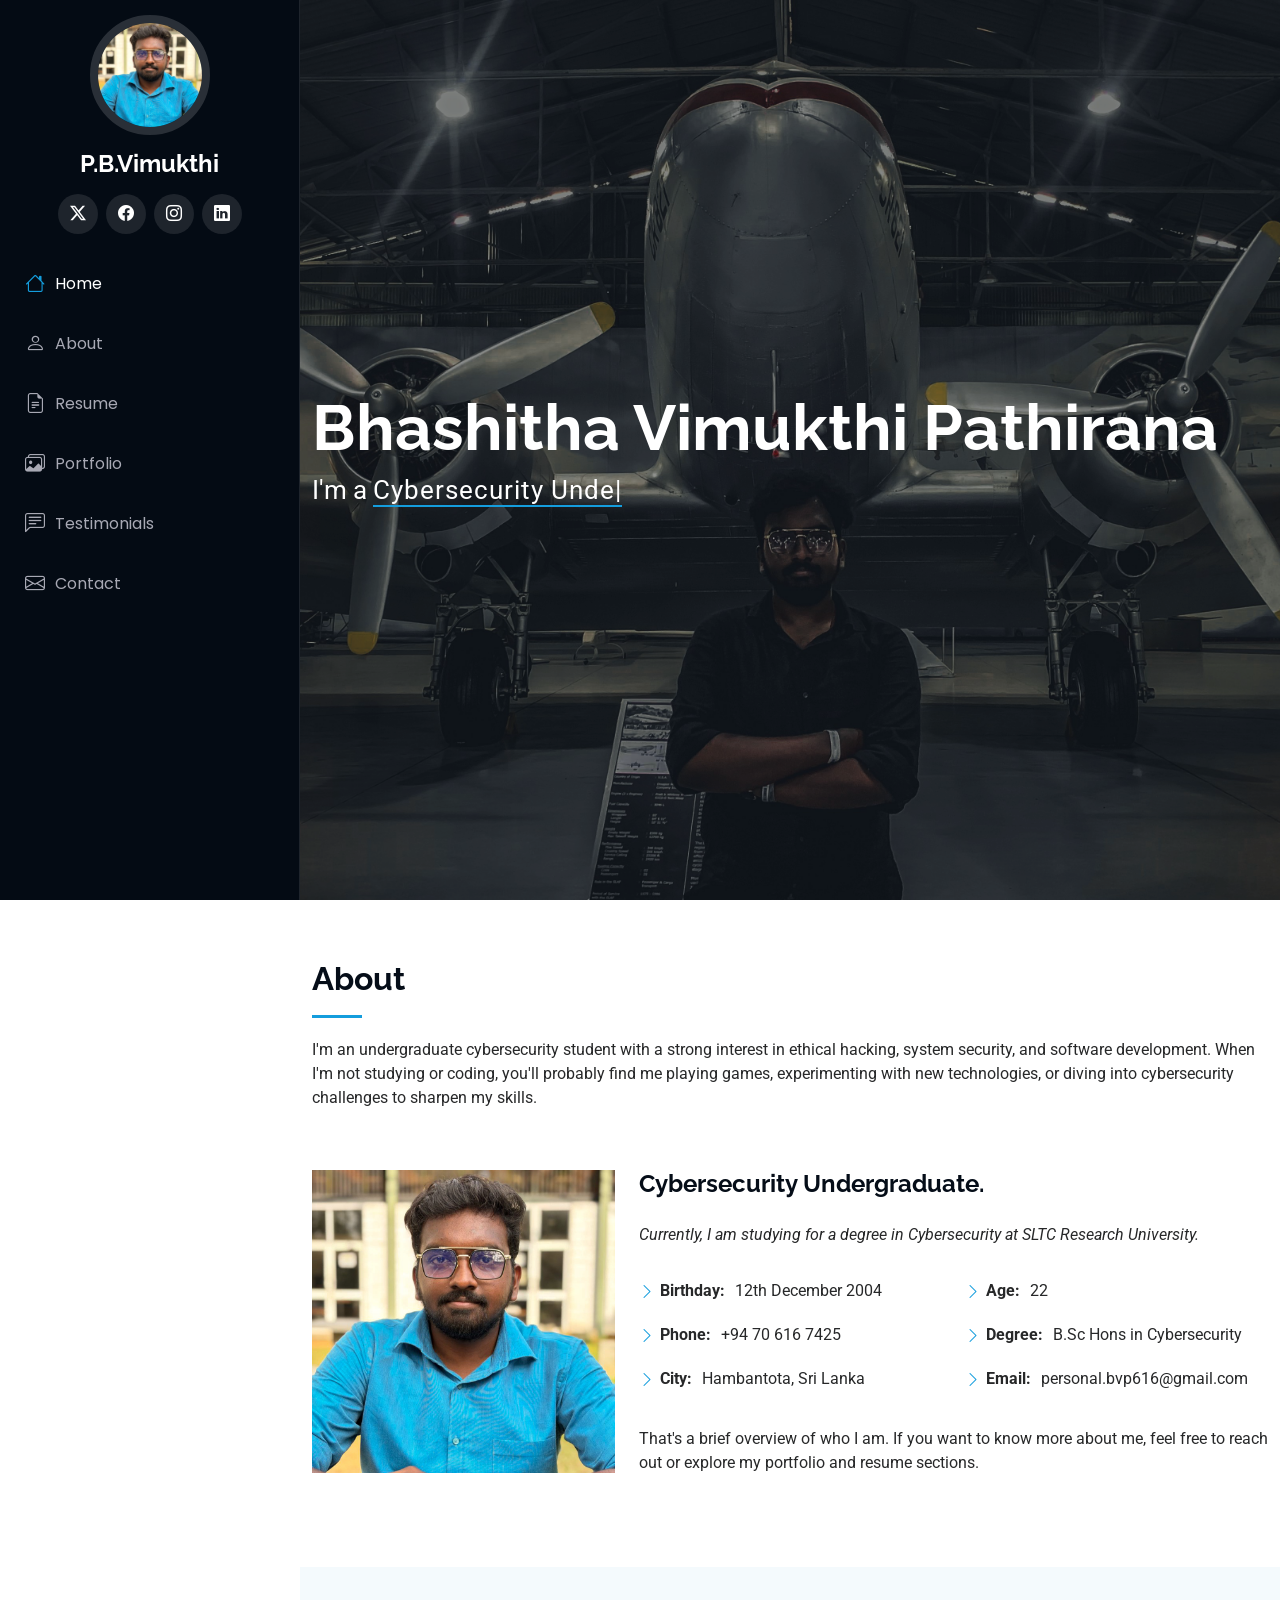
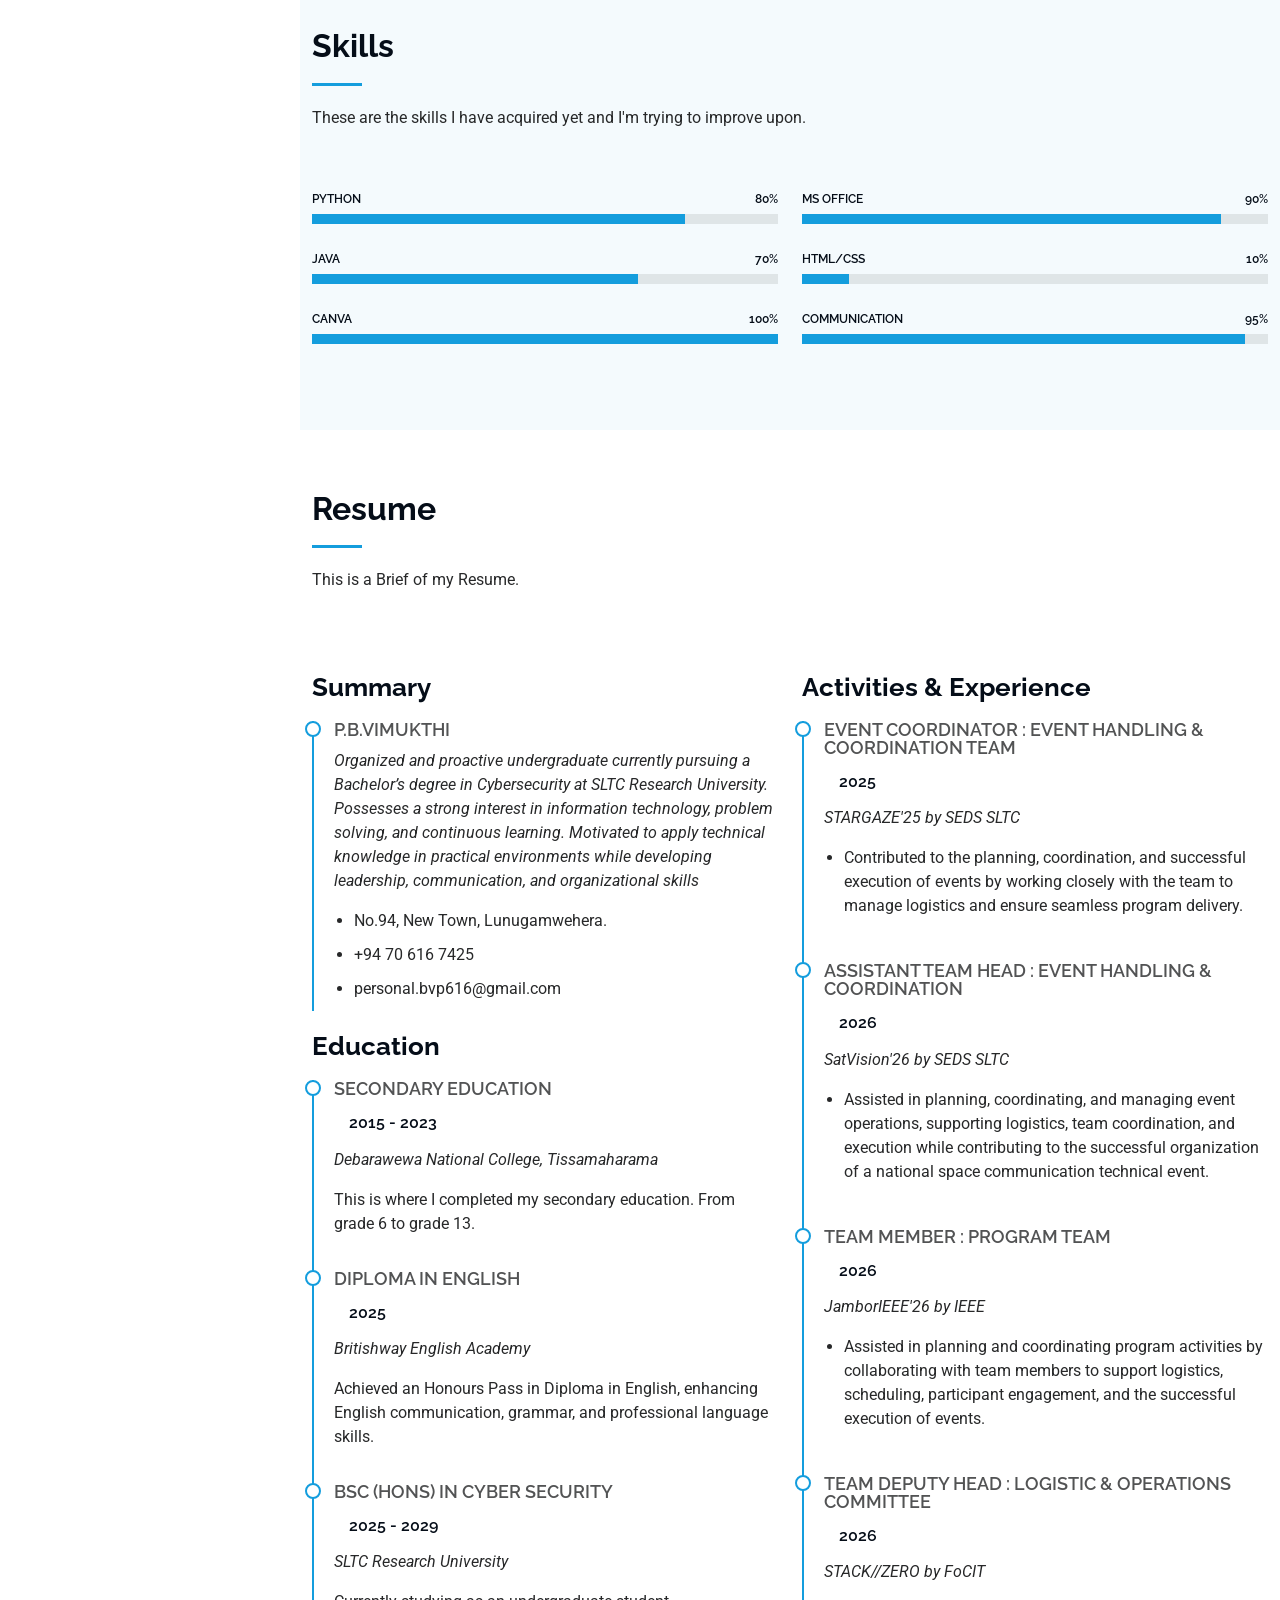
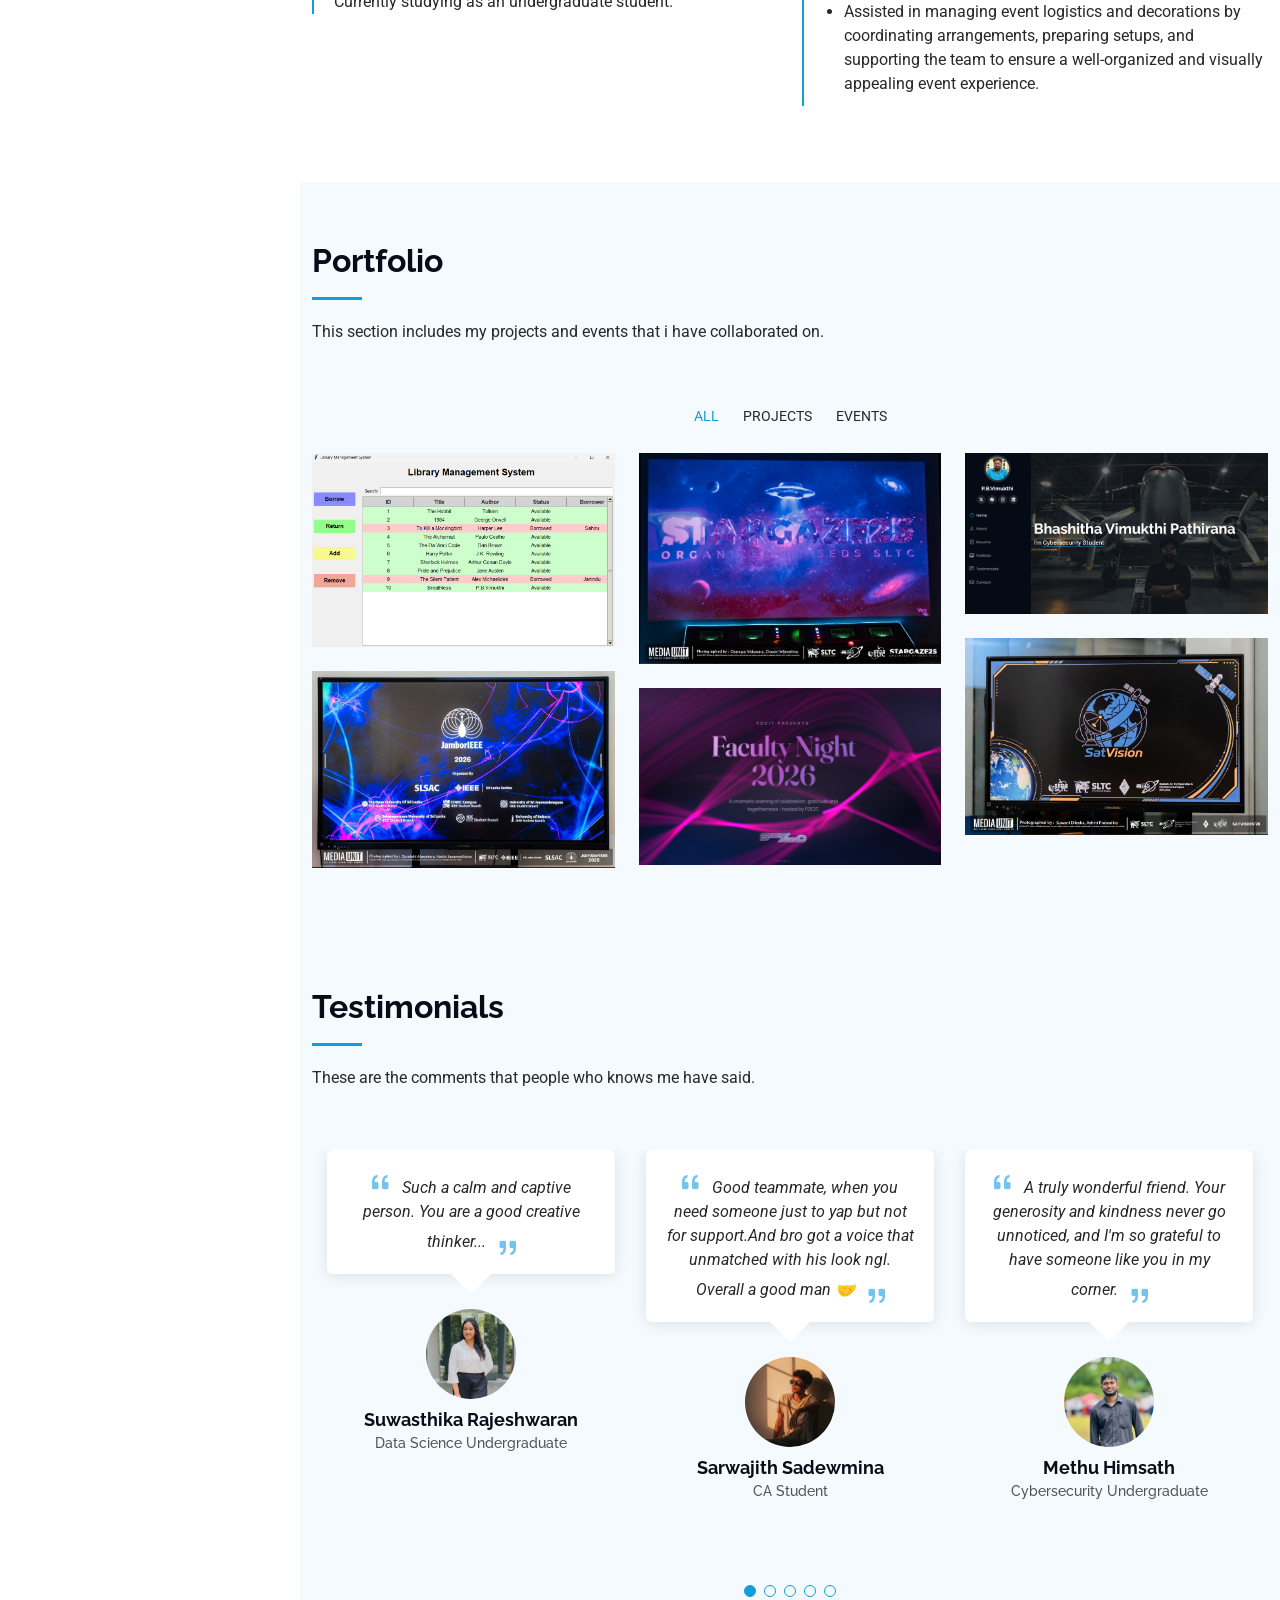
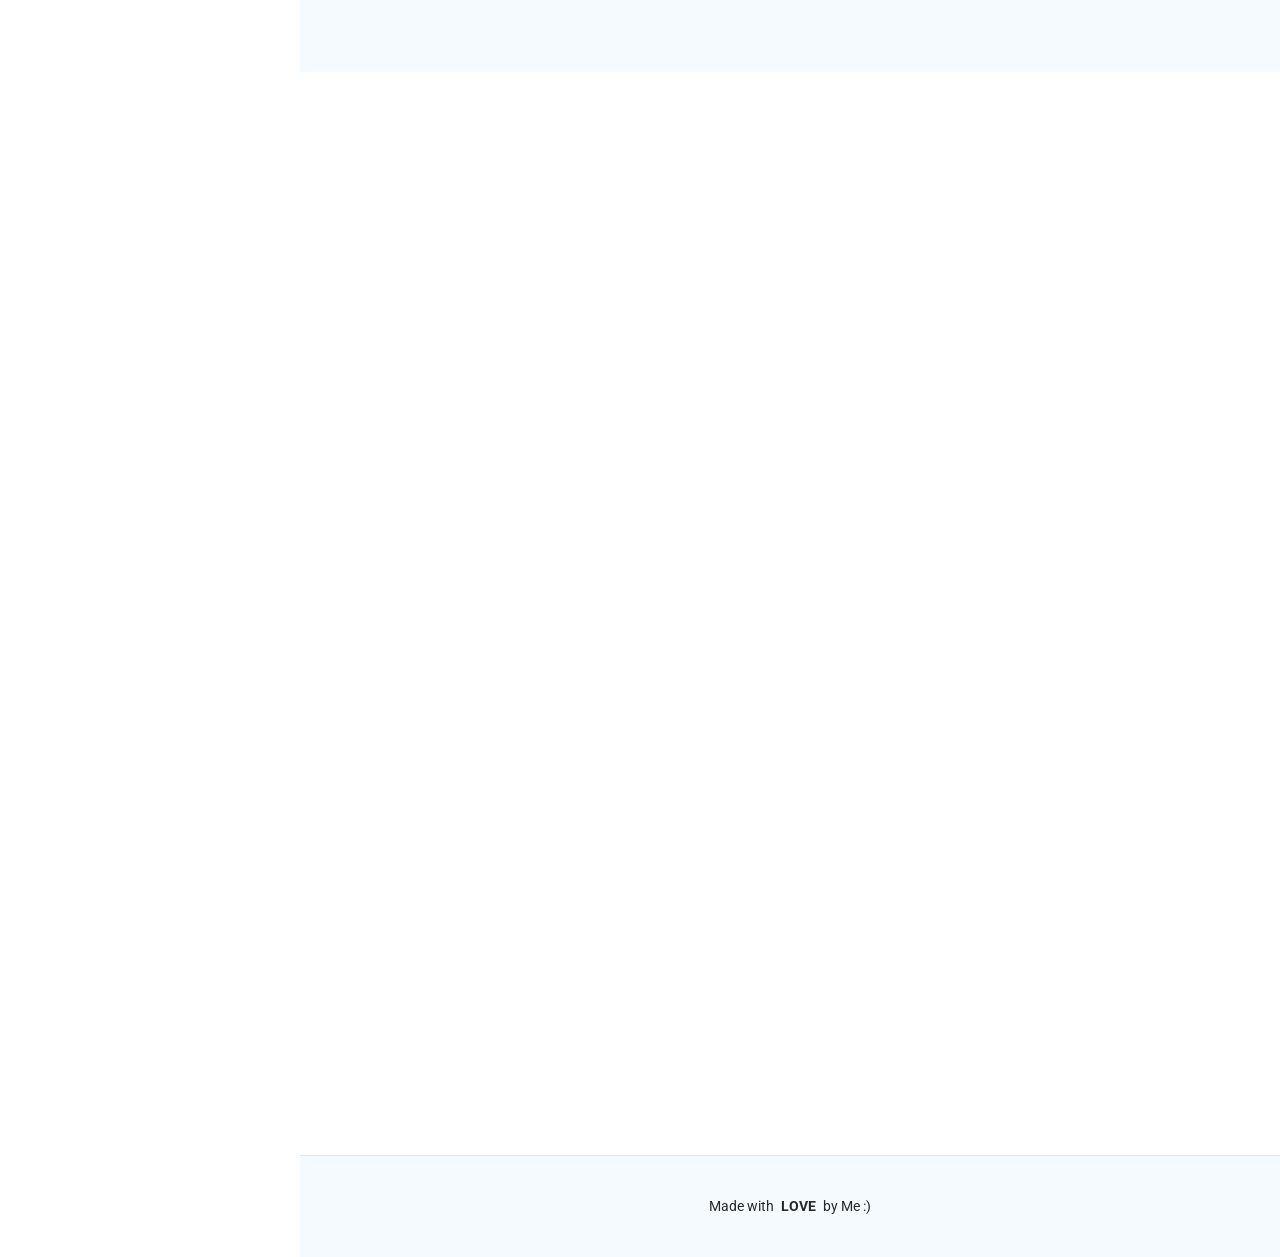
<file: index.html>
<!DOCTYPE html>
<html lang="en">

<head>
  <meta charset="utf-8">
  <meta content="width=device-width, initial-scale=1.0" name="viewport">
  <title>Bhashitha Vimukthi Pathirana</title>
  <meta content="" name="description">
  <meta content="" name="keywords">

  <!-- Favicons -->
  <link href="assets/img/favicon.png" rel="icon">
  <link href="assets/img/apple-touch-icon.png" rel="apple-touch-icon">

  <!-- Fonts -->
  <link href="https://fonts.googleapis.com" rel="preconnect">
  <link href="https://fonts.gstatic.com" rel="preconnect" crossorigin>
  <link href="https://fonts.googleapis.com/css2?family=Roboto:ital,wght@0,100;0,300;0,400;0,500;0,700;0,900;1,100;1,300;1,400;1,500;1,700;1,900&family=Poppins:ital,wght@0,100;0,200;0,300;0,400;0,500;0,600;0,700;0,800;0,900;1,100;1,200;1,300;1,400;1,500;1,600;1,700;1,800;1,900&family=Raleway:ital,wght@0,100;0,200;0,300;0,400;0,500;0,600;0,700;0,800;0,900;1,100;1,200;1,300;1,400;1,500;1,600;1,700;1,800;1,900&display=swap" rel="stylesheet">

  <!-- Vendor CSS Files -->
  <link href="assets/vendor/bootstrap/css/bootstrap.min.css" rel="stylesheet">
  <link href="assets/vendor/bootstrap-icons/bootstrap-icons.css" rel="stylesheet">
  <link href="assets/vendor/aos/aos.css" rel="stylesheet">
  <link href="assets/vendor/glightbox/css/glightbox.min.css" rel="stylesheet">
  <link href="assets/vendor/swiper/swiper-bundle.min.css" rel="stylesheet">

  <!-- Main CSS File -->
  <link href="assets/css/main.css" rel="stylesheet">

</head>

<body class="index-page">

  <header id="header" class="header dark-background d-flex flex-column">
    <i class="header-toggle d-xl-none bi bi-list"></i>

    <div class="profile-img">
      <img src="assets/img/my-profile-img.jpg" alt="" class="img-fluid rounded-circle">
    </div>

    <a href="index.html" class="logo d-flex align-items-center justify-content-center">
      
      <h1 class="sitename">P.B.Vimukthi</h1>
    </a>

    <div class="social-links text-center">
      <a href="https://x.com/pbvimukthi" class="twitter"><i class="bi bi-twitter-x"></i></a>
      <a href="https://www.facebook.com/pbvimukthi" class="facebook"><i class="bi bi-facebook"></i></a>
      <a href="https://www.instagram.com/bhashitha_vimukthi" class="instagram"><i class="bi bi-instagram"></i></a>
      <a href="https://www.linkedin.com/in/pbvimukthi/" class="linkedin"><i class="bi bi-linkedin"></i></a>
    </div>

    <nav id="navmenu" class="navmenu">
      <ul>
        <li><a href="#hero" class="active"><i class="bi bi-house navicon"></i>Home</a></li>
        <li><a href="#about"><i class="bi bi-person navicon"></i> About</a></li>
        <li><a href="#resume"><i class="bi bi-file-earmark-text navicon"></i> Resume</a></li>
        <li><a href="#portfolio"><i class="bi bi-images navicon"></i> Portfolio</a></li>
        <li><a href="#testimonials"><i class="bi bi-chat-left-text navicon"></i> Testimonials</a></li>
        <li><a href="#contact"><i class="bi bi-envelope navicon"></i> Contact</a></li>
      </ul>
    </nav>

  </header>

  <main class="main">

    <!-- Hero Section -->
    <section id="hero" class="hero section dark-background">

      <img src="assets/img/hero-bg.jpg" alt="" data-aos="fade-in" class="">

      <div class="container" data-aos="fade-up" data-aos-delay="100">
        <h2>Bhashitha Vimukthi Pathirana</h2>
        <p>I'm a <span class="typed" data-typed-items="Cybersecurity Undergraduate, Developer, Gamer, Designer"></span><span class="typed-cursor typed-cursor--blink" aria-hidden="true"></span><span class="typed-cursor typed-cursor--blink" aria-hidden="true"></span></p>
      </div>

    </section><!-- /Hero Section -->

    <!-- About Section -->
    <section id="about" class="about section">

      <!-- Section Title -->
      <div class="container section-title" data-aos="fade-up">
        <h2>About</h2>
        <p>I'm an undergraduate cybersecurity student with a strong interest in ethical hacking, system security, and software development. When I'm not studying or coding, you'll probably find me playing games, experimenting with new technologies, or diving into cybersecurity challenges to sharpen my skills.</p>
      </div><!-- End Section Title -->

      <div class="container" data-aos="fade-up" data-aos-delay="100">

        <div class="row gy-4 justify-content-center">
          <div class="col-lg-4">
            <img src="assets/img/my-profile-img.jpg" class="img-fluid" alt="">
          </div>
          <div class="col-lg-8 content">
            <h2>Cybersecurity Undergraduate.</h2>
            <p class="fst-italic py-3">
              Currently, I am studying for a degree in Cybersecurity at SLTC Research University.
            </p>
            <div class="row">
              <div class="col-lg-6">
                <ul>
                  <li><i class="bi bi-chevron-right"></i> <strong>Birthday:</strong> <span>12th December 2004</span></li>
                  <!--(Add when i have a website)<li><i class="bi bi-chevron-right"></i> <strong>Website:</strong> <span>www.example.com</span></li> -->
                  <li><i class="bi bi-chevron-right"></i> <strong>Phone:</strong> <span>+94 70 616 7425</span></li>
                  <li><i class="bi bi-chevron-right"></i> <strong>City:</strong> <span>Hambantota, Sri Lanka</span></li>
                </ul>
              </div>
              <div class="col-lg-6">
                <ul>
                  <li><i class="bi bi-chevron-right"></i> <strong>Age:</strong> <span>22</span></li>
                  <li><i class="bi bi-chevron-right"></i> <strong>Degree:</strong> <span>B.Sc Hons in Cybersecurity</span></li>
                  <li><i class="bi bi-chevron-right"></i> <strong>Email:</strong> <span>personal.bvp616@gmail.com</span></li>
                </ul>
              </div>
            </div>
            <p class="py-3">
              That's a brief overview of who I am. If you want to know more about me, feel free to reach out or explore my portfolio and resume sections. 
            </p>
          </div>
        </div>

      </div>

    </section><!-- /About Section -->

        </div>

      </div>

    </section><!-- /Stats Section -->

    <!-- Skills Section -->
    <section id="skills" class="skills section light-background">

      <!-- Section Title -->
      <div class="container section-title" data-aos="fade-up">
        <h2>Skills</h2>
        <p>These are the skills I have acquired yet and I'm trying to improve upon.</p>
      </div><!-- End Section Title -->

      <div class="container" data-aos="fade-up" data-aos-delay="100">

        <div class="row skills-content skills-animation">

          <div class="col-lg-6">

            <div class="progress">
              <span class="skill"><span>Python</span> <i class="val">80%</i></span>
              <div class="progress-bar-wrap">
                <div class="progress-bar" role="progressbar" aria-valuenow="80" aria-valuemin="0" aria-valuemax="100"></div>
              </div>
            </div><!-- End Skills Item -->

            <div class="progress">
              <span class="skill"><span>Java</span> <i class="val">70%</i></span>
              <div class="progress-bar-wrap">
                <div class="progress-bar" role="progressbar" aria-valuenow="70" aria-valuemin="0" aria-valuemax="100"></div>
              </div>
            </div><!-- End Skills Item -->

            <div class="progress">
              <span class="skill"><span>Canva</span> <i class="val">100%</i></span>
              <div class="progress-bar-wrap">
                <div class="progress-bar" role="progressbar" aria-valuenow="100" aria-valuemin="0" aria-valuemax="100"></div>
              </div>
            </div><!-- End Skills Item -->

          </div>

          <div class="col-lg-6">

            <div class="progress">
              <span class="skill"><span>Ms Office</span> <i class="val">90%</i></span>
              <div class="progress-bar-wrap">
                <div class="progress-bar" role="progressbar" aria-valuenow="90" aria-valuemin="0" aria-valuemax="100"></div>
              </div>
            </div><!-- End Skills Item -->

            <div class="progress">
              <span class="skill"><span>HTML/CSS</span> <i class="val">10%</i></span>
              <div class="progress-bar-wrap">
                <div class="progress-bar" role="progressbar" aria-valuenow="10" aria-valuemin="0" aria-valuemax="100"></div>
              </div>
            </div><!-- End Skills Item -->

            <div class="progress">
              <span class="skill"><span>Communication</span> <i class="val">95%</i></span>
              <div class="progress-bar-wrap">
                <div class="progress-bar" role="progressbar" aria-valuenow="95" aria-valuemin="0" aria-valuemax="100"></div>
              </div>
            </div><!-- End Skills Item -->

          </div>

        </div>

      </div>

    </section><!-- /Skills Section -->

    <!-- Resume Section -->
    <section id="resume" class="resume section">

      <!-- Section Title -->
      <div class="container section-title" data-aos="fade-up">
        <h2>Resume</h2>
        <p> This is a Brief of my Resume.</p>
      </div><!-- End Section Title -->

      <div class="container">

        <div class="row">

          <div class="col-lg-6" data-aos="fade-up" data-aos-delay="100">
            <h3 class="resume-title">Summary</h3>

            <div class="resume-item pb-0">
              <h4>P.B.Vimukthi</h4>
              <p><em>Organized and proactive undergraduate currently pursuing a Bachelor’s degree in Cybersecurity at SLTC Research University. Possesses a strong interest in information technology, problem solving, and continuous learning. Motivated to apply technical knowledge in practical environments while developing leadership, communication, and organizational skills</em></p>
              <ul>
                <li>No.94, New Town, Lunugamwehera.</li>
                <li>+94 70 616 7425</li>
                <li>personal.bvp616@gmail.com</li>
              </ul>
            </div><!-- Edn Resume Item -->

            <h3 class="resume-title">Education</h3>
            <div class="resume-item">
              <h4>Secondary Education</h4>
              <h5>2015 - 2023</h5>
              <p><em>Debarawewa National College, Tissamaharama</em></p>
              <p>This is where I completed my secondary education. From grade 6 to grade 13.</p>
            </div><!-- Edn Resume Item -->

              <div class="resume-item">
              <h4>Diploma in English</h4>
              <h5>2025</h5>
              <p><em>Britishway English Academy</em></p>
              <p>Achieved an Honours Pass in Diploma in English, enhancing English communication, grammar, and professional language skills.</p>
            </div><!-- End Resume Item -->

            <div class="resume-item">
              <h4>BSc (Hons) in Cyber Security</h4>
              <h5>2025 - 2029</h5>
              <p><em>SLTC Research University</em></p>
              <p>Currently studying as an undergraduate student.</p>
            </div><!-- Edn Resume Item -->

          </div>

          <div class="col-lg-6" data-aos="fade-up" data-aos-delay="200">
            <h3 class="resume-title">Activities & Experience</h3>
            <div class="resume-item">
              <h4>Event Coordinator : Event Handling & Coordination Team </h4>
              <h5>2025</h5>
              <p><em>STARGAZE'25 by SEDS SLTC</em></p>
              <ul>
                <li>Contributed to the planning, coordination, and successful execution of events by working closely with the team to manage logistics and ensure seamless program delivery.</li>

              </ul>
            </div><!-- End Resume Item -->

            <div class="resume-item">
              <h4>Assistant Team Head : Event Handling & Coordination</h4>
              <h5>2026</h5>
              <p><em>SatVision'26 by SEDS SLTC</em></p>
              <ul>
                <li>Assisted in planning, coordinating, and managing event operations, supporting logistics, team coordination, and execution while contributing to the successful organization of a national space communication technical event.</li>

              </ul>

            </div><!-- End Resume Item -->

            <div class="resume-item">
              <h4>Team Member : Program Team </h4>
              <h5>2026</h5>
              <p><em>JamborIEEE'26 by IEEE</em></p>
              <ul>
                <li>Assisted in planning and coordinating program activities by collaborating with team members to support logistics, scheduling, participant engagement, and the successful execution of events.</li>

              </ul>

            </div><!-- End Resume Item -->

            <div class="resume-item">
              <h4>Team Deputy Head : Logistic & Operations Committee </h4>
              <h5>2026</h5>
              <p><em>STACK//ZERO by FoCIT </em></p>
              <ul>
                <li>Assisted in managing event logistics and decorations by coordinating arrangements, preparing setups, and supporting the team to ensure a well-organized and visually appealing event experience.</li>

              </ul>

            </div><!-- End Resume Item -->

          </div>

        </div>

      </div>

    </section><!-- /Resume Section -->

    <!-- Portfolio Section -->
    <section id="portfolio" class="portfolio section light-background">

      <!-- Section Title -->
      <div class="container section-title" data-aos="fade-up">
        <h2>Portfolio</h2>
        <p>This section includes my projects and events that i have collaborated on.</p>
      </div><!-- End Section Title -->

      <div class="container">

        <div class="isotope-layout" data-default-filter="*" data-layout="masonry" data-sort="original-order">

          <ul class="portfolio-filters isotope-filters" data-aos="fade-up" data-aos-delay="100">
            <li data-filter="*" class="filter-active">All</li>
            <li data-filter=".filter-app">Projects</li>
            <li data-filter=".filter-product">Events</li>
          </ul><!-- End Portfolio Filters -->

          <div class="row gy-4 isotope-container" data-aos="fade-up" data-aos-delay="200">

            <div class="col-lg-4 col-md-6 portfolio-item isotope-item filter-app">
              <div class="portfolio-content h-100">
                <img src="assets/img/portfolio/lims.png" class="img-fluid" alt="">
                <div class="portfolio-info">
                  <h4>Library Management System</h4>
                  <p>This is a simple library management system built with Python and Tkinter.</p>
                  <a href="assets/img/portfolio/lims.png" title="Library Management System" data-gallery="portfolio-gallery-app" class="glightbox preview-link"><i class="bi bi-zoom-in"></i></a>
                  <a href="lims.html" title="More Details" class="details-link"><i class="bi bi-link-45deg"></i></a>
                </div>
              </div>
            </div><!-- End Portfolio Item -->

            <div class="col-lg-4 col-md-6 portfolio-item isotope-item filter-product">
              <div class="portfolio-content h-100">
                <img src="assets/img/portfolio/stargaze.jpg" class="img-fluid" alt="">
                <div class="portfolio-info">
                  <h4>STARGAZE'25</h4>
                  <p>STARGAZE is a collaborative space observation event centered on structured observation and space science-based activities.</p>
                  <a href="assets/img/portfolio/stargaze.jpg" title="STARGAZE'25" data-gallery="portfolio-gallery-product" class="glightbox preview-link"><i class="bi bi-zoom-in"></i></a>
                  <a href="stargaze.html" title="More Details" class="details-link"><i class="bi bi-link-45deg"></i></a>
                </div>
              </div>
            </div><!-- End Portfolio Item -->

          

            <div class="col-lg-4 col-md-6 portfolio-item isotope-item filter-app">
              <div class="portfolio-content h-100">
                <img src="assets/img/portfolio/web.png" class="img-fluid" alt="">
                <div class="portfolio-info">
                  <h4>Portfolio Website</h4>
                  <p>This is my personal portfolio website.(This one) </p>
                  <a href="assets/img/portfolio/web.png" title="Portfolio Website" data-gallery="portfolio-gallery-app" class="glightbox preview-link"><i class="bi bi-zoom-in"></i></a>
                  <a href="web.html" title="More Details" class="details-link"><i class="bi bi-link-45deg"></i></a>
                </div>
              </div>
            </div><!-- End Portfolio Item -->

            <div class="col-lg-4 col-md-6 portfolio-item isotope-item filter-product">
              <div class="portfolio-content h-100">
                <img src="assets/img/portfolio/satvision.jpg" class="img-fluid" alt="">
                <div class="portfolio-info">
                  <h4>SatVision'26</h4>
                  <p>SatVision is a satellite imagery analysis platform designed for environmental monitoring and research.</p>
                  <a href="assets/img/portfolio/satvision.jpg" title="SatVision'26" data-gallery="portfolio-gallery-product" class="glightbox preview-link"><i class="bi bi-zoom-in"></i></a>
                  <a href="satvision.html" title="More Details" class="details-link"><i class="bi bi-link-45deg"></i></a>
                </div>
              </div>
            </div><!-- End Portfolio Item -->



            <div class="col-lg-4 col-md-6 portfolio-item isotope-item filter-product">
              <div class="portfolio-content h-100">
                <img src="assets/img/portfolio/jamborieee.jpg" class="img-fluid" alt="">
                <div class="portfolio-info">
                  <h4>JamborIEEE'26</h4>
                  <p>JamborIEEE is a student chapter of the Institute of Electrical and Electronics Engineers (IEEE) dedicated to promoting engineering education and research.</p>
                  <a href="assets/img/portfolio/jamborieee.jpg" title="JamborIEEE'26" data-gallery="portfolio-gallery-product" class="glightbox preview-link"><i class="bi bi-zoom-in"></i></a>
                  <a href="jamborieee.html" title="More Details" class="details-link"><i class="bi bi-link-45deg"></i></a>
                </div>
              </div>
            </div><!-- End Portfolio Item -->

            <div class="col-lg-4 col-md-6 portfolio-item isotope-item filter-product">
              <div class="portfolio-content h-100">
                <img src="assets/img/portfolio/stackzero.png" class="img-fluid" alt="">
                <div class="portfolio-info">
                  <h4>STACK//ZERO</h4>
                  <p>STACK//ZERO is an exciting event organized by the Faculty of Computing & IT, and it was the official faculty night for our faculty.</p>
                  <a href="assets/img/portfolio/stackzero.png" title="STACK//ZERO" data-gallery="portfolio-gallery-product" class="glightbox preview-link"><i class="bi bi-zoom-in"></i></a>
                  <a href="stackzero.html" title="More Details" class="details-link"><i class="bi bi-link-45deg"></i></a>
                </div>
              </div>
            </div><!-- End Portfolio Item -->


          </div><!-- End Portfolio Container -->

        </div>

      </div>

    </section><!-- /Portfolio Section -->



    <!-- Testimonials Section -->
    <section id="testimonials" class="testimonials section light-background">

      <!-- Section Title -->
      <div class="container section-title" data-aos="fade-up">
        <h2>Testimonials</h2>
        <p>These are the comments that people who knows me have said.</p>
      </div><!-- End Section Title -->

      <div class="container" data-aos="fade-up" data-aos-delay="100">

        <div class="swiper init-swiper">
          <script type="application/json" class="swiper-config">
            {
              "loop": true,
              "speed": 600,
              "autoplay": {
                "delay": 5000
              },
              "slidesPerView": "auto",
              "pagination": {
                "el": ".swiper-pagination",
                "type": "bullets",
                "clickable": true
              },
              "breakpoints": {
                "320": {
                  "slidesPerView": 1,
                  "spaceBetween": 40
                },
                "1200": {
                  "slidesPerView": 3,
                  "spaceBetween": 1
                }
              }
            }
          </script>
          <div class="swiper-wrapper">

            <div class="swiper-slide">
              <div class="testimonial-item">
                <p>
                  <i class="bi bi-quote quote-icon-left"></i>
                  <span>Such a calm and captive person. You are a good creative thinker... </span>
                  <i class="bi bi-quote quote-icon-right"></i>
                </p>
                <img src="assets/img/testimonials/suwas.jpg" class="testimonial-img" alt="">
                <h3>Suwasthika Rajeshwaran</h3>
                <h4>Data Science Undergraduate</h4>
              </div>
            </div><!-- End testimonial item -->

            <div class="swiper-slide">
              <div class="testimonial-item">
                <p>
                  <i class="bi bi-quote quote-icon-left"></i>
                  <span>Good teammate, when you need someone just to yap but not for support.And bro got a voice that unmatched with his look ngl. Overall a good man 🤝</span>
                  <i class="bi bi-quote quote-icon-right"></i>
                </p>
                <img src="assets/img/testimonials/dragster.jpg" class="testimonial-img" alt="">
                <h3>Sarwajith Sadewmina</h3>
                <h4>CA Student</h4>
              </div>
            </div><!-- End testimonial item -->

            <div class="swiper-slide">
              <div class="testimonial-item">
                <p>
                  <i class="bi bi-quote quote-icon-left"></i>
                  <span>A truly wonderful friend. Your generosity and kindness never go unnoticed, and I'm so grateful to have someone like you in my corner.</span>
                  <i class="bi bi-quote quote-icon-right"></i>
                </p>
                <img src="assets/img/testimonials/methu.jpg" class="testimonial-img" alt="">
                <h3>Methu Himsath</h3>
                <h4>Cybersecurity Undergraduate</h4>
              </div>
            </div><!-- End testimonial item -->

            <div class="swiper-slide">
              <div class="testimonial-item">
                <p>
                  <i class="bi bi-quote quote-icon-left"></i>
                  <span>A good friend and a positive person to be around.</span>
                  <i class="bi bi-quote quote-icon-right"></i>
                </p>
                <img src="assets/img/testimonials/senandi.png" class="testimonial-img" alt="">
                <h3>Senandi Methasa</h3>
                <h4>Cybersecurity Undergraduate</h4>
              </div>
            </div><!-- End testimonial item -->

            <div class="swiper-slide">
              <div class="testimonial-item">
                <p>
                  <i class="bi bi-quote quote-icon-left"></i>
                  <span>A truly amazing friend and a great person to have around. You have always been there for us, sharing your knowledge, guidance, and support without hesitation. Wishing you all the success you deserve!</span>
                  <i class="bi bi-quote quote-icon-right"></i>
                </p>
                <img src="assets/img/testimonials/kaveeshaa.jpg" class="testimonial-img" alt="">
                <h3>Kaveeshaa Dissanayake</h3>
                <h4>Cybersecurity Undergraduate</h4>
              </div>
            </div><!-- End testimonial item -->


          </div>
          <div class="swiper-pagination"></div>
        </div>

      </div>

    </section><!-- /Testimonials Section -->

    <!-- Contact Section -->
    <section id="contact" class="contact section">

  <!-- Section Title -->
  <div class="container section-title" data-aos="fade-up">
    <h2>Contact</h2>
    <p>Contact me by using the following methods</p>
  </div>

  <div class="container" data-aos="fade-up" data-aos-delay="100">

    <div class="row gy-4">

      <!-- LEFT SIDE INFO -->
      <div class="col-lg-5">

        <div class="info-wrap">

          <div class="info-item d-flex" data-aos="fade-up" data-aos-delay="200">
            <i class="bi bi-geo-alt flex-shrink-0"></i>
            <div>
              <h3>Address</h3>
              <p>No.84, MCHS, New Town, Lunugamwehera.</p>
            </div>
          </div>

          <div class="info-item d-flex" data-aos="fade-up" data-aos-delay="300">
            <i class="bi bi-telephone flex-shrink-0"></i>
            <div>
              <h3>Phone</h3>
              <p>+94 70 616 7425</p>
            </div>
          </div>

          <div class="info-item d-flex" data-aos="fade-up" data-aos-delay="400">
            <i class="bi bi-envelope flex-shrink-0"></i>
            <div>
              <h3>Email</h3>
              <p>personal.bvp616@gmail.com</p>
            </div>
          </div>

          <iframe
            src="https://www.google.com/maps/embed?pb=!1m17!1m12!1m3!1d1982.7001972271032!2d81.20135286502564!3d6.342160041698564!2m3!1f0!2f0!3f0!3m2!1i1024!2i768!4f13.1!3m3!1m2!1s0x3ae4656c3f6c1f8b%3A0x0!2zNsKwMjAnMzEuNSJOIDgxwrAxMicwNi4wIkU!5e0!3m2!1sen!2slk!4v1782744790082"
            width="100%"
            height="450"
            style="border:0;"
            allowfullscreen=""
            loading="lazy">
          </iframe>

        </div>

      </div>

      <!-- RIGHT SIDE FORM -->
      <div class="col-lg-7">

        <form action="https://api.web3forms.com/submit" method="POST">

          <!-- Web3Forms Key -->
          <input type="hidden" name="access_key" value="5865c13c-4bef-4c90-8b5f-040f5e6e7fe2">

          <!-- Optional settings -->
          <input type="hidden" name="subject" value="New Portfolio Message">

          <div class="row gy-4">

            <div class="col-md-6">
              <label class="pb-2">Your Name</label>
              <input type="text" name="name" class="form-control" required>
            </div>

            <div class="col-md-6">
              <label class="pb-2">Your Email</label>
              <input type="email" name="email" class="form-control" required>
            </div>

            <div class="col-md-12">
              <label class="pb-2">Subject</label>
              <input type="text" name="subject" class="form-control" required>
            </div>

            <div class="col-md-12">
              <label class="pb-2">Message</label>
              <textarea name="message" rows="10" class="form-control" required></textarea>
            </div>

            <div class="col-md-12 text-center">
              <button type="submit" class="btn btn-primary">
                Send Message
              </button>
            </div>

          </div>

        </form>

      </div>

    </div>

  </div>

</section><!-- /Contact Section -->

  </main>

  <footer id="footer" class="footer position-relative light-background">

    <div class="container">
      <div class="copyright text-center ">
        <p><span>Made with</span> <strong class="px-1 sitename">LOVE</strong> <span>by Me :) </span></p>
      </div>
      
    </div>

  </footer>

  <!-- Scroll Top -->
  <a href="#" id="scroll-top" class="scroll-top d-flex align-items-center justify-content-center"><i class="bi bi-arrow-up-short"></i></a>

  <!-- Preloader -->
  <div id="preloader"></div>

  <!-- Vendor JS Files -->
  <script src="assets/vendor/bootstrap/js/bootstrap.bundle.min.js"></script>
  <script src="assets/vendor/php-email-form/validate.js"></script>
  <script src="assets/vendor/aos/aos.js"></script>
  <script src="assets/vendor/typed.js/typed.umd.js"></script>
  <script src="assets/vendor/purecounter/purecounter_vanilla.js"></script>
  <script src="assets/vendor/waypoints/noframework.waypoints.js"></script>
  <script src="assets/vendor/glightbox/js/glightbox.min.js"></script>
  <script src="assets/vendor/imagesloaded/imagesloaded.pkgd.min.js"></script>
  <script src="assets/vendor/isotope-layout/isotope.pkgd.min.js"></script>
  <script src="assets/vendor/swiper/swiper-bundle.min.js"></script>

  <!-- Main JS File -->
  <script src="assets/js/main.js"></script>

</body>

</html>
</file>
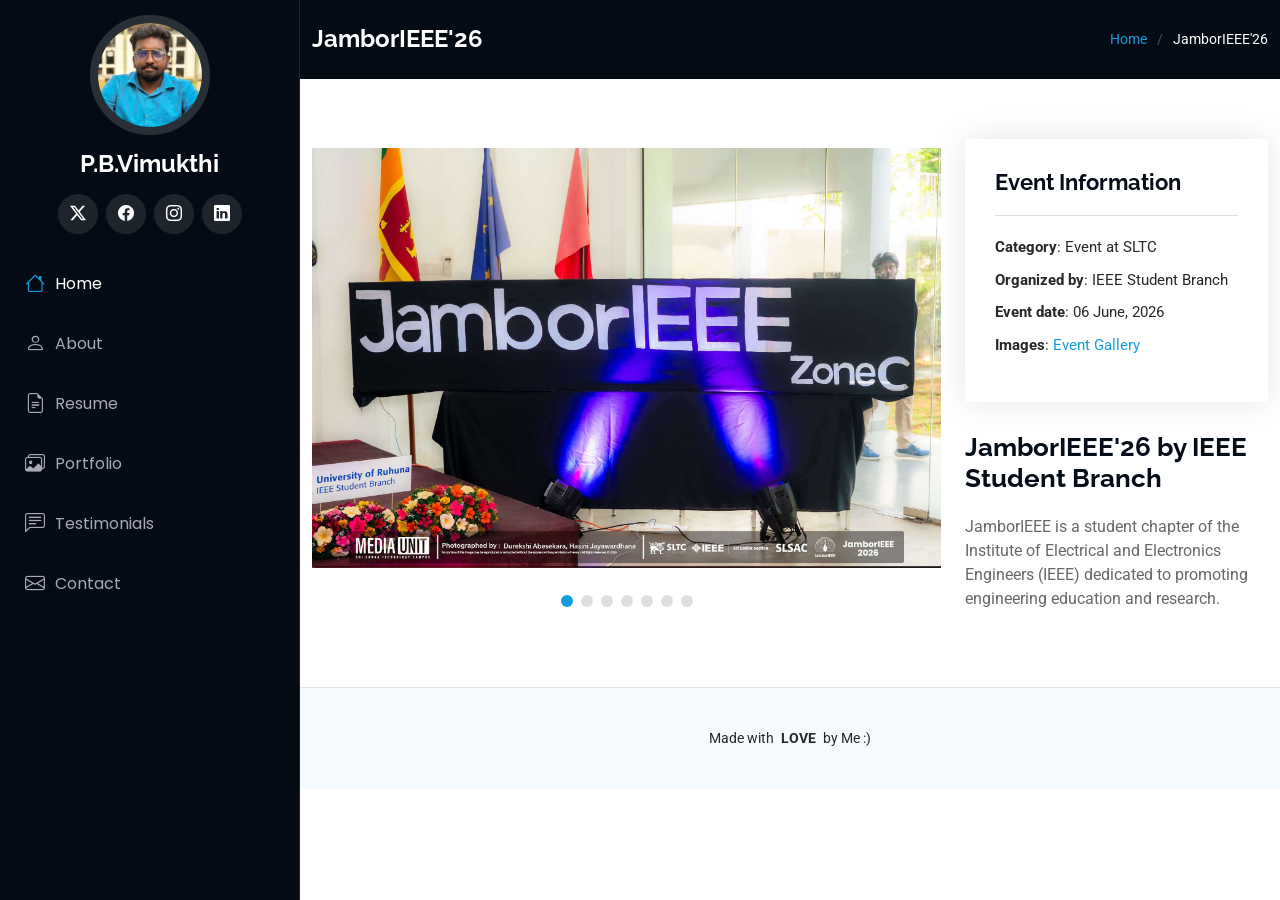
<file: jamborieee.html>
<!DOCTYPE html>
<html lang="en">

<head>
  <meta charset="utf-8">
  <meta content="width=device-width, initial-scale=1.0" name="viewport">
  <title>JamborIEEE'26</title>
  <meta content="" name="description">
  <meta content="" name="keywords">

  <!-- Favicons -->
  <link href="assets/img/favicon.png" rel="icon">
  <link href="assets/img/apple-touch-icon.png" rel="apple-touch-icon">

  <!-- Fonts -->
  <link href="https://fonts.googleapis.com" rel="preconnect">
  <link href="https://fonts.gstatic.com" rel="preconnect" crossorigin>
  <link href="https://fonts.googleapis.com/css2?family=Roboto:ital,wght@0,100;0,300;0,400;0,500;0,700;0,900;1,100;1,300;1,400;1,500;1,700;1,900&family=Poppins:ital,wght@0,100;0,200;0,300;0,400;0,500;0,600;0,700;0,800;0,900;1,100;1,200;1,300;1,400;1,500;1,600;1,700;1,800;1,900&family=Raleway:ital,wght@0,100;0,200;0,300;0,400;0,500;0,600;0,700;0,800;0,900;1,100;1,200;1,300;1,400;1,500;1,600;1,700;1,800;1,900&display=swap" rel="stylesheet">

  <!-- Vendor CSS Files -->
  <link href="assets/vendor/bootstrap/css/bootstrap.min.css" rel="stylesheet">
  <link href="assets/vendor/bootstrap-icons/bootstrap-icons.css" rel="stylesheet">
  <link href="assets/vendor/aos/aos.css" rel="stylesheet">
  <link href="assets/vendor/glightbox/css/glightbox.min.css" rel="stylesheet">
  <link href="assets/vendor/swiper/swiper-bundle.min.css" rel="stylesheet">

  <!-- Main CSS File -->
  <link href="assets/css/main.css" rel="stylesheet">

  
</head>

<body class="portfolio-details-page">

 <header id="header" class="header dark-background d-flex flex-column">
    <i class="header-toggle d-xl-none bi bi-list"></i>

    <div class="profile-img">
      <img src="assets/img/my-profile-img.jpg" alt="" class="img-fluid rounded-circle">
    </div>

    <a href="index.html" class="logo d-flex align-items-center justify-content-center">
      
      <h1 class="sitename">P.B.Vimukthi</h1>
    </a>

    <div class="social-links text-center">
      <a href="https://x.com/pbvimukthi" class="twitter"><i class="bi bi-twitter-x"></i></a>
      <a href="https://www.facebook.com/pbvimukthi" class="facebook"><i class="bi bi-facebook"></i></a>
      <a href="https://www.instagram.com/bhashitha_vimukthi" class="instagram"><i class="bi bi-instagram"></i></a>
      <a href="https://www.linkedin.com/in/pbvimukthi/" class="linkedin"><i class="bi bi-linkedin"></i></a>
    </div>

    <nav id="navmenu" class="navmenu">
      <ul>
        <li><a href="#hero" class="active"><i class="bi bi-house navicon"></i>Home</a></li>
        <li><a href="#about"><i class="bi bi-person navicon"></i> About</a></li>
        <li><a href="#resume"><i class="bi bi-file-earmark-text navicon"></i> Resume</a></li>
        <li><a href="#portfolio"><i class="bi bi-images navicon"></i> Portfolio</a></li>
        <li><a href="#testimonials"><i class="bi bi-chat-left-text navicon"></i> Testimonials</a></li>
        <li><a href="#contact"><i class="bi bi-envelope navicon"></i> Contact</a></li>
      </ul>
    </nav>

  </header>

  <main class="main">

    <!-- Page Title -->
    <div class="page-title dark-background">
      <div class="container d-lg-flex justify-content-between align-items-center">
        <h1 class="mb-2 mb-lg-0">JamborIEEE'26</h1>
        <nav class="breadcrumbs">
          <ol>
            <li><a href="index.html">Home</a></li>
            <li class="current">JamborIEEE'26</li>
          </ol>
        </nav>
      </div>
    </div><!-- End Page Title -->

    <!-- Portfolio Details Section -->
    <section id="portfolio-details" class="portfolio-details section">

      <div class="container" data-aos="fade-up" data-aos-delay="100">

        <div class="row gy-4">

          <div class="col-lg-8">
            <div class="portfolio-details-slider swiper init-swiper">

              <script type="application/json" class="swiper-config">
                {
                  "loop": true,
                  "speed": 600,
                  "autoplay": {
                    "delay": 5000
                  },
                  "slidesPerView": "auto",
                  "pagination": {
                    "el": ".swiper-pagination",
                    "type": "bullets",
                    "clickable": true
                  }
                }
              </script>

              <div class="swiper-wrapper align-items-center">

                <div class="swiper-slide">
                  <img src="assets/img/portfolio/jamborieee/1.jpg" alt="">
                </div>

                <div class="swiper-slide">
                  <img src="assets/img/portfolio/jamborieee/2.jpg" alt="">
                </div>

                <div class="swiper-slide">
                  <img src="assets/img/portfolio/jamborieee/3.jpg" alt="">
                </div>

                <div class="swiper-slide">
                  <img src="assets/img/portfolio/jamborieee/4.jpg" alt="">
                </div>

                <div class="swiper-slide">
                  <img src="assets/img/portfolio/jamborieee/5.jpg" alt="">
                </div>

                <div class="swiper-slide">
                  <img src="assets/img/portfolio/jamborieee/6.jpg" alt="">
                </div>

                <div class="swiper-slide">
                  <img src="assets/img/portfolio/jamborieee/7.jpg" alt="">
                </div>
                

              </div>
              <div class="swiper-pagination"></div>
            </div>
          </div>

          <div class="col-lg-4">
            <div class="portfolio-info" data-aos="fade-up" data-aos-delay="200">
              <h3>Event Information</h3>
              <ul>
                <li><strong>Category</strong>: Event at SLTC</li>
                <li><strong>Organized by</strong>: IEEE Student Branch</li>
                <li><strong>Event date</strong>: 06 June, 2026</li>
                <li><strong>Images</strong>: <a href="https://www.facebook.com/share/p/1CaPfUCHrG/" target="_blank">Event Gallery</a></li>
              </ul>
            </div>
            <div class="portfolio-description" data-aos="fade-up" data-aos-delay="300">
              <h2>JamborIEEE'26 by IEEE Student Branch</h2>
              <p>
                JamborIEEE is a student chapter of the Institute of Electrical and Electronics Engineers (IEEE) dedicated to promoting engineering education and research.
              </p>
            </div>
          </div>

        </div>

      </div>

    </section><!-- /Portfolio Details Section -->

  </main>

  <footer id="footer" class="footer position-relative light-background">

    <div class="container">
      <div class="copyright text-center ">
        <p><span>Made with</span> <strong class="px-1 sitename">LOVE</strong> <span>by Me :) </span></p>
      </div>
   
    </div>

  </footer>

  <!-- Scroll Top -->
  <a href="#" id="scroll-top" class="scroll-top d-flex align-items-center justify-content-center"><i class="bi bi-arrow-up-short"></i></a>

  <!-- Preloader -->
  <div id="preloader"></div>

  <!-- Vendor JS Files -->
  <script src="assets/vendor/bootstrap/js/bootstrap.bundle.min.js"></script>
  <script src="assets/vendor/php-email-form/validate.js"></script>
  <script src="assets/vendor/aos/aos.js"></script>
  <script src="assets/vendor/typed.js/typed.umd.js"></script>
  <script src="assets/vendor/purecounter/purecounter_vanilla.js"></script>
  <script src="assets/vendor/waypoints/noframework.waypoints.js"></script>
  <script src="assets/vendor/glightbox/js/glightbox.min.js"></script>
  <script src="assets/vendor/imagesloaded/imagesloaded.pkgd.min.js"></script>
  <script src="assets/vendor/isotope-layout/isotope.pkgd.min.js"></script>
  <script src="assets/vendor/swiper/swiper-bundle.min.js"></script>

  <!-- Main JS File -->
  <script src="assets/js/main.js"></script>

</body>

</html>
</file>
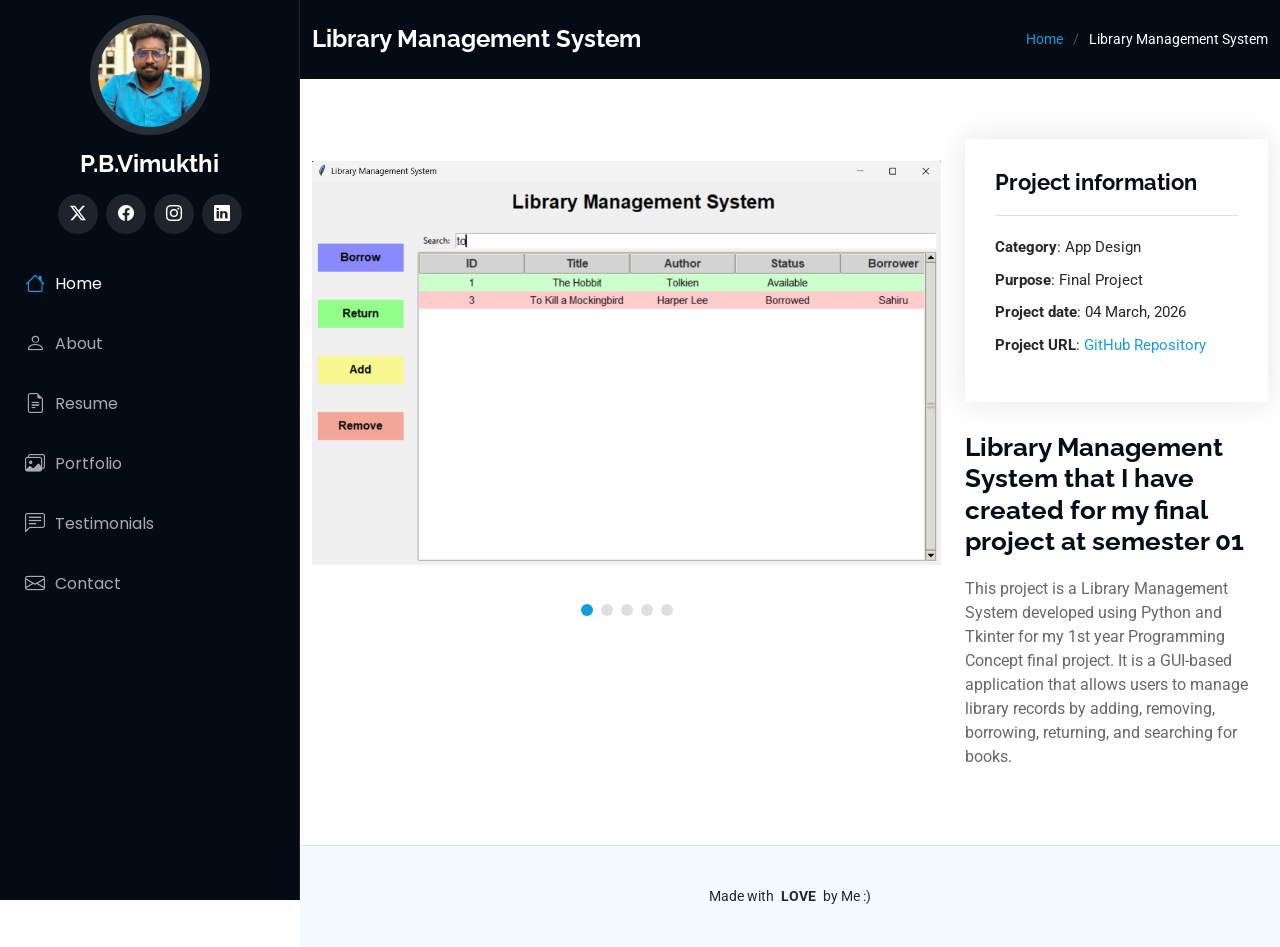
<file: lims.html>
<!DOCTYPE html>
<html lang="en">

<head>
  <meta charset="utf-8">
  <meta content="width=device-width, initial-scale=1.0" name="viewport">
  <title>Library Management System</title>
  <meta content="" name="description">
  <meta content="" name="keywords">

  <!-- Favicons -->
  <link href="assets/img/favicon.png" rel="icon">
  <link href="assets/img/apple-touch-icon.png" rel="apple-touch-icon">

  <!-- Fonts -->
  <link href="https://fonts.googleapis.com" rel="preconnect">
  <link href="https://fonts.gstatic.com" rel="preconnect" crossorigin>
  <link href="https://fonts.googleapis.com/css2?family=Roboto:ital,wght@0,100;0,300;0,400;0,500;0,700;0,900;1,100;1,300;1,400;1,500;1,700;1,900&family=Poppins:ital,wght@0,100;0,200;0,300;0,400;0,500;0,600;0,700;0,800;0,900;1,100;1,200;1,300;1,400;1,500;1,600;1,700;1,800;1,900&family=Raleway:ital,wght@0,100;0,200;0,300;0,400;0,500;0,600;0,700;0,800;0,900;1,100;1,200;1,300;1,400;1,500;1,600;1,700;1,800;1,900&display=swap" rel="stylesheet">

  <!-- Vendor CSS Files -->
  <link href="assets/vendor/bootstrap/css/bootstrap.min.css" rel="stylesheet">
  <link href="assets/vendor/bootstrap-icons/bootstrap-icons.css" rel="stylesheet">
  <link href="assets/vendor/aos/aos.css" rel="stylesheet">
  <link href="assets/vendor/glightbox/css/glightbox.min.css" rel="stylesheet">
  <link href="assets/vendor/swiper/swiper-bundle.min.css" rel="stylesheet">

  <!-- Main CSS File -->
  <link href="assets/css/main.css" rel="stylesheet">

  
</head>

<body class="portfolio-details-page">

 <header id="header" class="header dark-background d-flex flex-column">
    <i class="header-toggle d-xl-none bi bi-list"></i>

    <div class="profile-img">
      <img src="assets/img/my-profile-img.jpg" alt="" class="img-fluid rounded-circle">
    </div>

    <a href="index.html" class="logo d-flex align-items-center justify-content-center">
      
      <h1 class="sitename">P.B.Vimukthi</h1>
    </a>

    <div class="social-links text-center">
      <a href="https://x.com/pbvimukthi" class="twitter"><i class="bi bi-twitter-x"></i></a>
      <a href="https://www.facebook.com/pbvimukthi" class="facebook"><i class="bi bi-facebook"></i></a>
      <a href="https://www.instagram.com/bhashitha_vimukthi" class="instagram"><i class="bi bi-instagram"></i></a>
      <a href="https://www.linkedin.com/in/pbvimukthi/" class="linkedin"><i class="bi bi-linkedin"></i></a>
    </div>

    <nav id="navmenu" class="navmenu">
      <ul>
        <li><a href="#hero" class="active"><i class="bi bi-house navicon"></i>Home</a></li>
        <li><a href="#about"><i class="bi bi-person navicon"></i> About</a></li>
        <li><a href="#resume"><i class="bi bi-file-earmark-text navicon"></i> Resume</a></li>
        <li><a href="#portfolio"><i class="bi bi-images navicon"></i> Portfolio</a></li>
        <li><a href="#testimonials"><i class="bi bi-chat-left-text navicon"></i> Testimonials</a></li>
        <li><a href="#contact"><i class="bi bi-envelope navicon"></i> Contact</a></li>
      </ul>
    </nav>

  </header>

  <main class="main">

    <!-- Page Title -->
    <div class="page-title dark-background">
      <div class="container d-lg-flex justify-content-between align-items-center">
        <h1 class="mb-2 mb-lg-0">Library Management System</h1>
        <nav class="breadcrumbs">
          <ol>
            <li><a href="index.html">Home</a></li>
            <li class="current">Library Management System</li>
          </ol>
        </nav>
      </div>
    </div><!-- End Page Title -->

    <!-- Portfolio Details Section -->
    <section id="portfolio-details" class="portfolio-details section">

      <div class="container" data-aos="fade-up" data-aos-delay="100">

        <div class="row gy-4">

          <div class="col-lg-8">
            <div class="portfolio-details-slider swiper init-swiper">

              <script type="application/json" class="swiper-config">
                {
                  "loop": true,
                  "speed": 600,
                  "autoplay": {
                    "delay": 5000
                  },
                  "slidesPerView": "auto",
                  "pagination": {
                    "el": ".swiper-pagination",
                    "type": "bullets",
                    "clickable": true
                  }
                }
              </script>

              <div class="swiper-wrapper align-items-center">

                <div class="swiper-slide">
                  <img src="assets/img/portfolio/lims/1.png" alt="">
                </div>

                <div class="swiper-slide">
                  <img src="assets/img/portfolio/lims/2.png" alt="">
                </div>

                <div class="swiper-slide">
                  <img src="assets/img/portfolio/lims/3.png" alt="">
                </div>

                <div class="swiper-slide">
                  <img src="assets/img/portfolio/lims/4.png" alt="">
                </div>

                <div class="swiper-slide">
                  <img src="assets/img/portfolio/lims/5.png" alt="">
                </div>

              </div>
              <div class="swiper-pagination"></div>
            </div>
          </div>

          <div class="col-lg-4">
            <div class="portfolio-info" data-aos="fade-up" data-aos-delay="200">
              <h3>Project information</h3>
              <ul>
                <li><strong>Category</strong>: App Design</li>
                <li><strong>Purpose</strong>: Final Project</li>
                <li><strong>Project date</strong>: 04 March, 2026</li>
              <li><strong>Project URL</strong>: <a href="https://github.com/pbvimukthi/LiMs" target="_blank">GitHub Repository</a></li>
              </ul>
            </div>
            <div class="portfolio-description" data-aos="fade-up" data-aos-delay="300">
              <h2>Library Management System that I have created for my final project at semester 01</h2>
              <p>
                This project is a Library Management System developed using Python and Tkinter for my 1st year Programming Concept final project. It is a GUI-based application that allows users to manage library records by adding, removing, borrowing, returning, and searching for books.
              </p>
            </div>
          </div>

        </div>

      </div>

    </section><!-- /Portfolio Details Section -->

  </main>

  <footer id="footer" class="footer position-relative light-background">

    <div class="container">
      <div class="copyright text-center ">
        <p><span>Made with</span> <strong class="px-1 sitename">LOVE</strong> <span>by Me :) </span></p>
      </div>
   
    </div>

  </footer>

  <!-- Scroll Top -->
  <a href="#" id="scroll-top" class="scroll-top d-flex align-items-center justify-content-center"><i class="bi bi-arrow-up-short"></i></a>

  <!-- Preloader -->
  <div id="preloader"></div>

  <!-- Vendor JS Files -->
  <script src="assets/vendor/bootstrap/js/bootstrap.bundle.min.js"></script>
  <script src="assets/vendor/php-email-form/validate.js"></script>
  <script src="assets/vendor/aos/aos.js"></script>
  <script src="assets/vendor/typed.js/typed.umd.js"></script>
  <script src="assets/vendor/purecounter/purecounter_vanilla.js"></script>
  <script src="assets/vendor/waypoints/noframework.waypoints.js"></script>
  <script src="assets/vendor/glightbox/js/glightbox.min.js"></script>
  <script src="assets/vendor/imagesloaded/imagesloaded.pkgd.min.js"></script>
  <script src="assets/vendor/isotope-layout/isotope.pkgd.min.js"></script>
  <script src="assets/vendor/swiper/swiper-bundle.min.js"></script>

  <!-- Main JS File -->
  <script src="assets/js/main.js"></script>

</body>

</html>
</file>
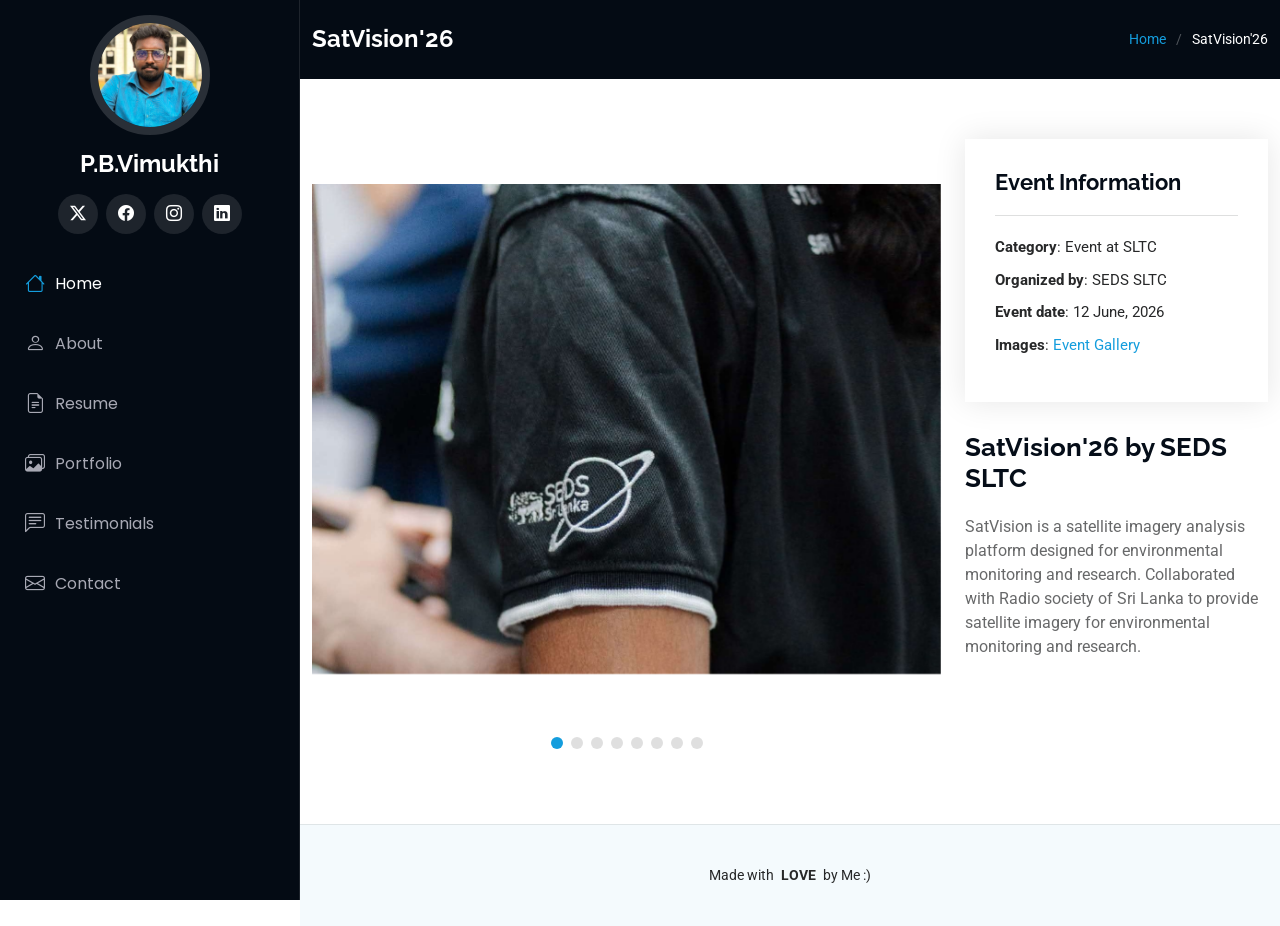
<file: satvision.html>
<!DOCTYPE html>
<html lang="en">

<head>
  <meta charset="utf-8">
  <meta content="width=device-width, initial-scale=1.0" name="viewport">
  <title>SatVision'26</title>
  <meta content="" name="description">
  <meta content="" name="keywords">

  <!-- Favicons -->
  <link href="assets/img/favicon.png" rel="icon">
  <link href="assets/img/apple-touch-icon.png" rel="apple-touch-icon">

  <!-- Fonts -->
  <link href="https://fonts.googleapis.com" rel="preconnect">
  <link href="https://fonts.gstatic.com" rel="preconnect" crossorigin>
  <link href="https://fonts.googleapis.com/css2?family=Roboto:ital,wght@0,100;0,300;0,400;0,500;0,700;0,900;1,100;1,300;1,400;1,500;1,700;1,900&family=Poppins:ital,wght@0,100;0,200;0,300;0,400;0,500;0,600;0,700;0,800;0,900;1,100;1,200;1,300;1,400;1,500;1,600;1,700;1,800;1,900&family=Raleway:ital,wght@0,100;0,200;0,300;0,400;0,500;0,600;0,700;0,800;0,900;1,100;1,200;1,300;1,400;1,500;1,600;1,700;1,800;1,900&display=swap" rel="stylesheet">

  <!-- Vendor CSS Files -->
  <link href="assets/vendor/bootstrap/css/bootstrap.min.css" rel="stylesheet">
  <link href="assets/vendor/bootstrap-icons/bootstrap-icons.css" rel="stylesheet">
  <link href="assets/vendor/aos/aos.css" rel="stylesheet">
  <link href="assets/vendor/glightbox/css/glightbox.min.css" rel="stylesheet">
  <link href="assets/vendor/swiper/swiper-bundle.min.css" rel="stylesheet">

  <!-- Main CSS File -->
  <link href="assets/css/main.css" rel="stylesheet">

  
</head>

<body class="portfolio-details-page">

 <header id="header" class="header dark-background d-flex flex-column">
    <i class="header-toggle d-xl-none bi bi-list"></i>

    <div class="profile-img">
      <img src="assets/img/my-profile-img.jpg" alt="" class="img-fluid rounded-circle">
    </div>

    <a href="index.html" class="logo d-flex align-items-center justify-content-center">
      
      <h1 class="sitename">P.B.Vimukthi</h1>
    </a>

    <div class="social-links text-center">
      <a href="https://x.com/pbvimukthi" class="twitter"><i class="bi bi-twitter-x"></i></a>
      <a href="https://www.facebook.com/pbvimukthi" class="facebook"><i class="bi bi-facebook"></i></a>
      <a href="https://www.instagram.com/bhashitha_vimukthi" class="instagram"><i class="bi bi-instagram"></i></a>
      <a href="https://www.linkedin.com/in/pbvimukthi/" class="linkedin"><i class="bi bi-linkedin"></i></a>
    </div>

    <nav id="navmenu" class="navmenu">
      <ul>
        <li><a href="#hero" class="active"><i class="bi bi-house navicon"></i>Home</a></li>
        <li><a href="#about"><i class="bi bi-person navicon"></i> About</a></li>
        <li><a href="#resume"><i class="bi bi-file-earmark-text navicon"></i> Resume</a></li>
        <li><a href="#portfolio"><i class="bi bi-images navicon"></i> Portfolio</a></li>
        <li><a href="#testimonials"><i class="bi bi-chat-left-text navicon"></i> Testimonials</a></li>
        <li><a href="#contact"><i class="bi bi-envelope navicon"></i> Contact</a></li>
      </ul>
    </nav>

  </header>

  <main class="main">

    <!-- Page Title -->
    <div class="page-title dark-background">
      <div class="container d-lg-flex justify-content-between align-items-center">
        <h1 class="mb-2 mb-lg-0">SatVision'26</h1>
        <nav class="breadcrumbs">
          <ol>
            <li><a href="index.html">Home</a></li>
            <li class="current">SatVision'26</li>
          </ol>
        </nav>
      </div>
    </div><!-- End Page Title -->

    <!-- Portfolio Details Section -->
    <section id="portfolio-details" class="portfolio-details section">

      <div class="container" data-aos="fade-up" data-aos-delay="100">

        <div class="row gy-4">

          <div class="col-lg-8">
            <div class="portfolio-details-slider swiper init-swiper">

              <script type="application/json" class="swiper-config">
                {
                  "loop": true,
                  "speed": 600,
                  "autoplay": {
                    "delay": 5000
                  },
                  "slidesPerView": "auto",
                  "pagination": {
                    "el": ".swiper-pagination",
                    "type": "bullets",
                    "clickable": true
                  }
                }
              </script>

              <div class="swiper-wrapper align-items-center">

                <div class="swiper-slide">
                  <img src="assets/img/portfolio/satvision/1.jpg" alt="">
                </div>

                <div class="swiper-slide">
                  <img src="assets/img/portfolio/satvision/2.jpg" alt="">
                </div>

                <div class="swiper-slide">
                  <img src="assets/img/portfolio/satvision/3.jpg" alt="">
                </div>

                <div class="swiper-slide">
                  <img src="assets/img/portfolio/satvision/4.jpg" alt="">
                </div>

                <div class="swiper-slide">
                  <img src="assets/img/portfolio/satvision/5.jpg" alt="">
                </div>

                <div class="swiper-slide">
                  <img src="assets/img/portfolio/satvision/6.jpg" alt="">
                </div>

                <div class="swiper-slide">
                  <img src="assets/img/portfolio/satvision/7.jpg" alt="">
                </div>

                <div class="swiper-slide">
                  <img src="assets/img/portfolio/satvision/8.jpg" alt="">
                </div>

              </div>
              <div class="swiper-pagination"></div>
            </div>
          </div>

          <div class="col-lg-4">
            <div class="portfolio-info" data-aos="fade-up" data-aos-delay="200">
              <h3>Event Information</h3>
              <ul>
                <li><strong>Category</strong>: Event at SLTC</li>
                <li><strong>Organized by</strong>: SEDS SLTC</li>
                <li><strong>Event date</strong>: 12 June, 2026</li>
                <li><strong>Images</strong>: <a href="https://www.facebook.com/share/p/17oGo2qnbs/" target="_blank">Event Gallery</a></li>
              </ul>
            </div>
            <div class="portfolio-description" data-aos="fade-up" data-aos-delay="300">
              <h2>SatVision'26 by SEDS SLTC</h2>
              <p>
                SatVision is a satellite imagery analysis platform designed for environmental monitoring and research. Collaborated with Radio society of Sri Lanka to provide satellite imagery for environmental monitoring and research.
            </div>
          </div>

        </div>

      </div>

    </section><!-- /Portfolio Details Section -->

  </main>

  <footer id="footer" class="footer position-relative light-background">

    <div class="container">
      <div class="copyright text-center ">
        <p><span>Made with</span> <strong class="px-1 sitename">LOVE</strong> <span>by Me :) </span></p>
      </div>
   
    </div>

  </footer>

  <!-- Scroll Top -->
  <a href="#" id="scroll-top" class="scroll-top d-flex align-items-center justify-content-center"><i class="bi bi-arrow-up-short"></i></a>

  <!-- Preloader -->
  <div id="preloader"></div>

  <!-- Vendor JS Files -->
  <script src="assets/vendor/bootstrap/js/bootstrap.bundle.min.js"></script>
  <script src="assets/vendor/php-email-form/validate.js"></script>
  <script src="assets/vendor/aos/aos.js"></script>
  <script src="assets/vendor/typed.js/typed.umd.js"></script>
  <script src="assets/vendor/purecounter/purecounter_vanilla.js"></script>
  <script src="assets/vendor/waypoints/noframework.waypoints.js"></script>
  <script src="assets/vendor/glightbox/js/glightbox.min.js"></script>
  <script src="assets/vendor/imagesloaded/imagesloaded.pkgd.min.js"></script>
  <script src="assets/vendor/isotope-layout/isotope.pkgd.min.js"></script>
  <script src="assets/vendor/swiper/swiper-bundle.min.js"></script>

  <!-- Main JS File -->
  <script src="assets/js/main.js"></script>

</body>

</html>
</file>
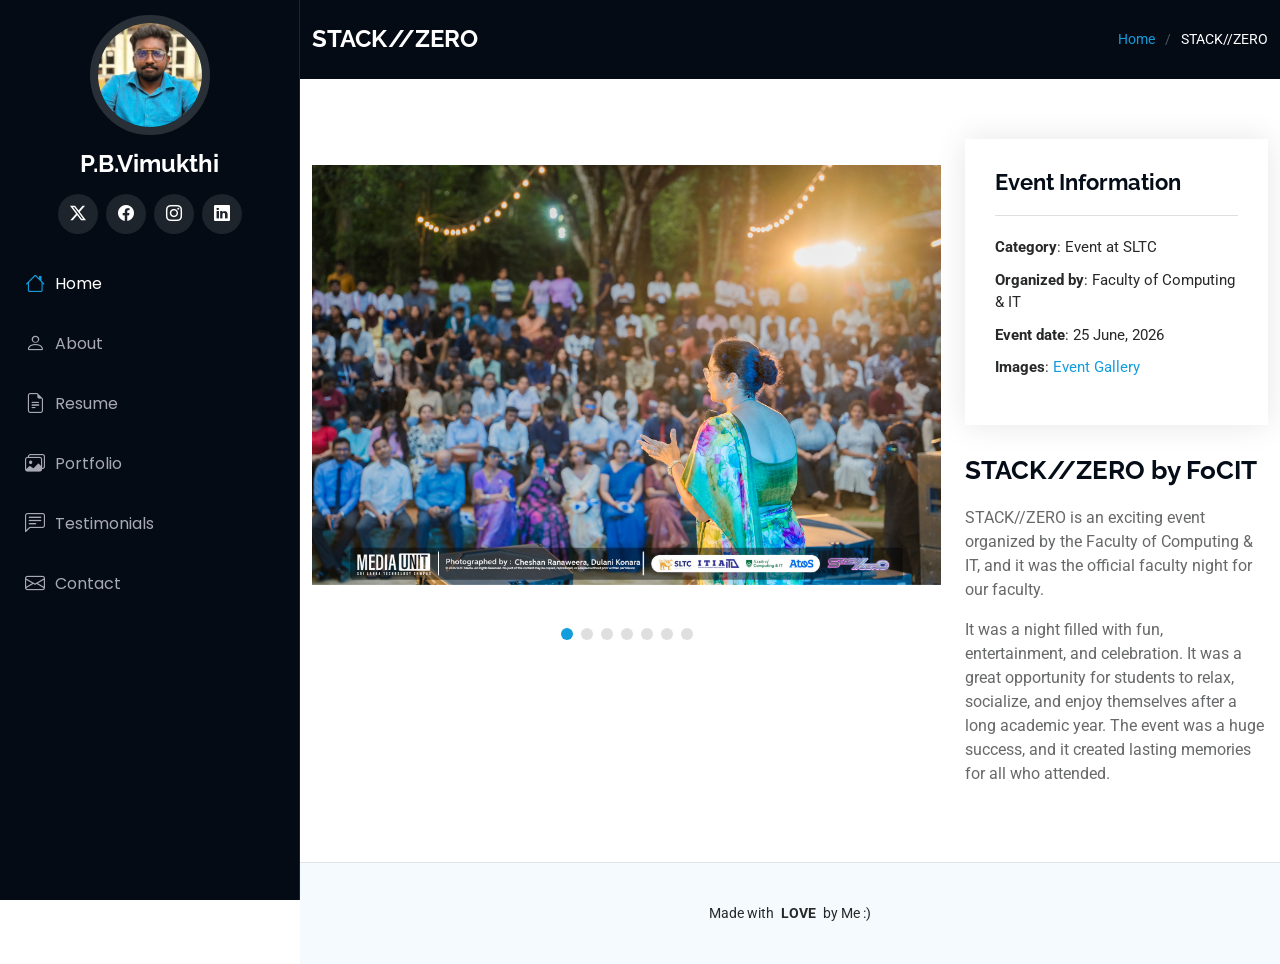
<file: stackzero.html>
<!DOCTYPE html>
<html lang="en">

<head>
  <meta charset="utf-8">
  <meta content="width=device-width, initial-scale=1.0" name="viewport">
  <title>STACK//ZERO</title>
  <meta content="" name="description">
  <meta content="" name="keywords">

  <!-- Favicons -->
  <link href="assets/img/favicon.png" rel="icon">
  <link href="assets/img/apple-touch-icon.png" rel="apple-touch-icon">

  <!-- Fonts -->
  <link href="https://fonts.googleapis.com" rel="preconnect">
  <link href="https://fonts.gstatic.com" rel="preconnect" crossorigin>
  <link href="https://fonts.googleapis.com/css2?family=Roboto:ital,wght@0,100;0,300;0,400;0,500;0,700;0,900;1,100;1,300;1,400;1,500;1,700;1,900&family=Poppins:ital,wght@0,100;0,200;0,300;0,400;0,500;0,600;0,700;0,800;0,900;1,100;1,200;1,300;1,400;1,500;1,600;1,700;1,800;1,900&family=Raleway:ital,wght@0,100;0,200;0,300;0,400;0,500;0,600;0,700;0,800;0,900;1,100;1,200;1,300;1,400;1,500;1,600;1,700;1,800;1,900&display=swap" rel="stylesheet">

  <!-- Vendor CSS Files -->
  <link href="assets/vendor/bootstrap/css/bootstrap.min.css" rel="stylesheet">
  <link href="assets/vendor/bootstrap-icons/bootstrap-icons.css" rel="stylesheet">
  <link href="assets/vendor/aos/aos.css" rel="stylesheet">
  <link href="assets/vendor/glightbox/css/glightbox.min.css" rel="stylesheet">
  <link href="assets/vendor/swiper/swiper-bundle.min.css" rel="stylesheet">

  <!-- Main CSS File -->
  <link href="assets/css/main.css" rel="stylesheet">

  
</head>

<body class="portfolio-details-page">

 <header id="header" class="header dark-background d-flex flex-column">
    <i class="header-toggle d-xl-none bi bi-list"></i>

    <div class="profile-img">
      <img src="assets/img/my-profile-img.jpg" alt="" class="img-fluid rounded-circle">
    </div>

    <a href="index.html" class="logo d-flex align-items-center justify-content-center">
      
      <h1 class="sitename">P.B.Vimukthi</h1>
    </a>

    <div class="social-links text-center">
      <a href="https://x.com/pbvimukthi" class="twitter"><i class="bi bi-twitter-x"></i></a>
      <a href="https://www.facebook.com/pbvimukthi" class="facebook"><i class="bi bi-facebook"></i></a>
      <a href="https://www.instagram.com/bhashitha_vimukthi" class="instagram"><i class="bi bi-instagram"></i></a>
      <a href="https://www.linkedin.com/in/pbvimukthi/" class="linkedin"><i class="bi bi-linkedin"></i></a>
    </div>

    <nav id="navmenu" class="navmenu">
      <ul>
        <li><a href="#hero" class="active"><i class="bi bi-house navicon"></i>Home</a></li>
        <li><a href="#about"><i class="bi bi-person navicon"></i> About</a></li>
        <li><a href="#resume"><i class="bi bi-file-earmark-text navicon"></i> Resume</a></li>
        <li><a href="#portfolio"><i class="bi bi-images navicon"></i> Portfolio</a></li>
        <li><a href="#testimonials"><i class="bi bi-chat-left-text navicon"></i> Testimonials</a></li>
        <li><a href="#contact"><i class="bi bi-envelope navicon"></i> Contact</a></li>
      </ul>
    </nav>

  </header>

  <main class="main">

    <!-- Page Title -->
    <div class="page-title dark-background">
      <div class="container d-lg-flex justify-content-between align-items-center">
        <h1 class="mb-2 mb-lg-0">STACK//ZERO</h1>
        <nav class="breadcrumbs">
          <ol>
            <li><a href="index.html">Home</a></li>
            <li class="current">STACK//ZERO</li>
          </ol>
        </nav>
      </div>
    </div><!-- End Page Title -->

    <!-- Portfolio Details Section -->
    <section id="portfolio-details" class="portfolio-details section">

      <div class="container" data-aos="fade-up" data-aos-delay="100">

        <div class="row gy-4">

          <div class="col-lg-8">
            <div class="portfolio-details-slider swiper init-swiper">

              <script type="application/json" class="swiper-config">
                {
                  "loop": true,
                  "speed": 600,
                  "autoplay": {
                    "delay": 5000
                  },
                  "slidesPerView": "auto",
                  "pagination": {
                    "el": ".swiper-pagination",
                    "type": "bullets",
                    "clickable": true
                  }
                }
              </script>

              <div class="swiper-wrapper align-items-center">

                <div class="swiper-slide">
                  <img src="assets/img/portfolio/stackzero/1.jpg" alt="">
                </div>

                <div class="swiper-slide">
                  <img src="assets/img/portfolio/stackzero/2.jpg" alt="">
                </div>

                <div class="swiper-slide">
                  <img src="assets/img/portfolio/stackzero/3.jpg" alt="">
                </div>

                <div class="swiper-slide">
                  <img src="assets/img/portfolio/stackzero/4.jpg" alt="">
                </div>

                <div class="swiper-slide">
                  <img src="assets/img/portfolio/stackzero/5.jpg" alt="">
                </div>

                <div class="swiper-slide">
                  <img src="assets/img/portfolio/stackzero/6.jpg" alt="">
                </div>

                <div class="swiper-slide">
                  <img src="assets/img/portfolio/stackzero/7.jpg" alt="">
                </div>
                

              </div>
              <div class="swiper-pagination"></div>
            </div>
          </div>

          <div class="col-lg-4">
            <div class="portfolio-info" data-aos="fade-up" data-aos-delay="200">
              <h3>Event Information</h3>
              <ul>
                <li><strong>Category</strong>: Event at SLTC</li>
                <li><strong>Organized by</strong>: Faculty of Computing & IT</li>
                <li><strong>Event date</strong>: 25 June, 2026</li>
                <li><strong>Images</strong>: <a href="https://focitnight.sltc.ac.lk/recap" target="_blank">Event Gallery</a></li>
              </ul>
            </div>
            <div class="portfolio-description" data-aos="fade-up" data-aos-delay="300">
              <h2>STACK//ZERO by FoCIT</h2>
              <p>
                STACK//ZERO is an exciting event organized by the Faculty of Computing & IT, and it was the official faculty night for our faculty. 
              </p>
              <p>It was a night filled with fun, entertainment, and celebration. It was a great opportunity for students to relax, socialize, and enjoy themselves after a long academic year. The event was a huge success, and it created lasting memories for all who attended.
              </p>
            </div>
          </div>

        </div>

      </div>

    </section><!-- /Portfolio Details Section -->

  </main>

  <footer id="footer" class="footer position-relative light-background">

    <div class="container">
      <div class="copyright text-center ">
        <p><span>Made with</span> <strong class="px-1 sitename">LOVE</strong> <span>by Me :) </span></p>
      </div>
   
    </div>

  </footer>

  <!-- Scroll Top -->
  <a href="#" id="scroll-top" class="scroll-top d-flex align-items-center justify-content-center"><i class="bi bi-arrow-up-short"></i></a>

  <!-- Preloader -->
  <div id="preloader"></div>

  <!-- Vendor JS Files -->
  <script src="assets/vendor/bootstrap/js/bootstrap.bundle.min.js"></script>
  <script src="assets/vendor/php-email-form/validate.js"></script>
  <script src="assets/vendor/aos/aos.js"></script>
  <script src="assets/vendor/typed.js/typed.umd.js"></script>
  <script src="assets/vendor/purecounter/purecounter_vanilla.js"></script>
  <script src="assets/vendor/waypoints/noframework.waypoints.js"></script>
  <script src="assets/vendor/glightbox/js/glightbox.min.js"></script>
  <script src="assets/vendor/imagesloaded/imagesloaded.pkgd.min.js"></script>
  <script src="assets/vendor/isotope-layout/isotope.pkgd.min.js"></script>
  <script src="assets/vendor/swiper/swiper-bundle.min.js"></script>

  <!-- Main JS File -->
  <script src="assets/js/main.js"></script>

</body>

</html>
</file>
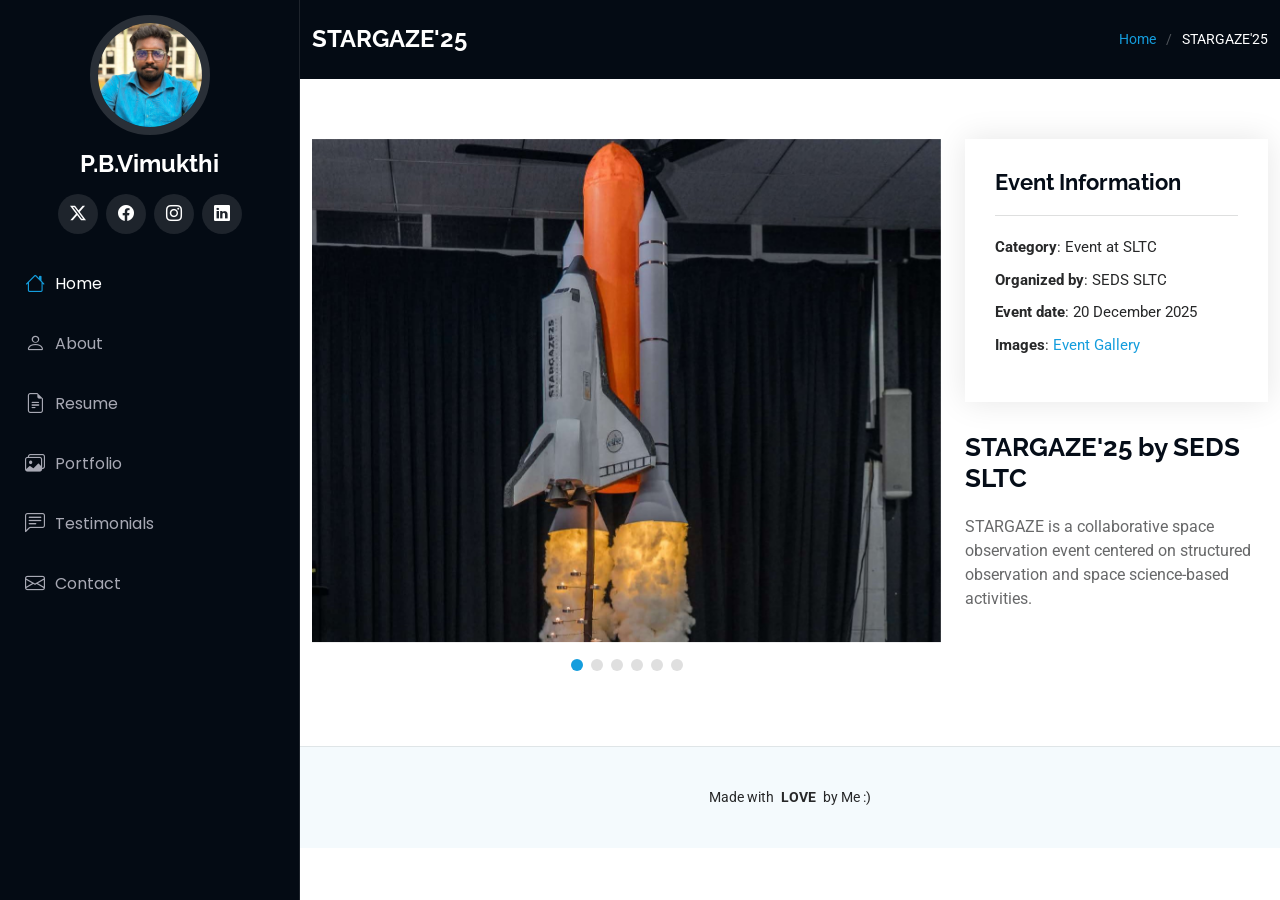
<file: stargaze.html>
<!DOCTYPE html>
<html lang="en">

<head>
  <meta charset="utf-8">
  <meta content="width=device-width, initial-scale=1.0" name="viewport">
  <title>STARGAZE'25</title>
  <meta content="" name="description">
  <meta content="" name="keywords">

  <!-- Favicons -->
  <link href="assets/img/favicon.png" rel="icon">
  <link href="assets/img/apple-touch-icon.png" rel="apple-touch-icon">

  <!-- Fonts -->
  <link href="https://fonts.googleapis.com" rel="preconnect">
  <link href="https://fonts.gstatic.com" rel="preconnect" crossorigin>
  <link href="https://fonts.googleapis.com/css2?family=Roboto:ital,wght@0,100;0,300;0,400;0,500;0,700;0,900;1,100;1,300;1,400;1,500;1,700;1,900&family=Poppins:ital,wght@0,100;0,200;0,300;0,400;0,500;0,600;0,700;0,800;0,900;1,100;1,200;1,300;1,400;1,500;1,600;1,700;1,800;1,900&family=Raleway:ital,wght@0,100;0,200;0,300;0,400;0,500;0,600;0,700;0,800;0,900;1,100;1,200;1,300;1,400;1,500;1,600;1,700;1,800;1,900&display=swap" rel="stylesheet">

  <!-- Vendor CSS Files -->
  <link href="assets/vendor/bootstrap/css/bootstrap.min.css" rel="stylesheet">
  <link href="assets/vendor/bootstrap-icons/bootstrap-icons.css" rel="stylesheet">
  <link href="assets/vendor/aos/aos.css" rel="stylesheet">
  <link href="assets/vendor/glightbox/css/glightbox.min.css" rel="stylesheet">
  <link href="assets/vendor/swiper/swiper-bundle.min.css" rel="stylesheet">

  <!-- Main CSS File -->
  <link href="assets/css/main.css" rel="stylesheet">

  
</head>

<body class="portfolio-details-page">

 <header id="header" class="header dark-background d-flex flex-column">
    <i class="header-toggle d-xl-none bi bi-list"></i>

    <div class="profile-img">
      <img src="assets/img/my-profile-img.jpg" alt="" class="img-fluid rounded-circle">
    </div>

    <a href="index.html" class="logo d-flex align-items-center justify-content-center">
      
      <h1 class="sitename">P.B.Vimukthi</h1>
    </a>

    <div class="social-links text-center">
      <a href="https://x.com/pbvimukthi" class="twitter"><i class="bi bi-twitter-x"></i></a>
      <a href="https://www.facebook.com/pbvimukthi" class="facebook"><i class="bi bi-facebook"></i></a>
      <a href="https://www.instagram.com/bhashitha_vimukthi" class="instagram"><i class="bi bi-instagram"></i></a>
      <a href="https://www.linkedin.com/in/pbvimukthi/" class="linkedin"><i class="bi bi-linkedin"></i></a>
    </div>

    <nav id="navmenu" class="navmenu">
      <ul>
        <li><a href="#hero" class="active"><i class="bi bi-house navicon"></i>Home</a></li>
        <li><a href="#about"><i class="bi bi-person navicon"></i> About</a></li>
        <li><a href="#resume"><i class="bi bi-file-earmark-text navicon"></i> Resume</a></li>
        <li><a href="#portfolio"><i class="bi bi-images navicon"></i> Portfolio</a></li>
        <li><a href="#testimonials"><i class="bi bi-chat-left-text navicon"></i> Testimonials</a></li>
        <li><a href="#contact"><i class="bi bi-envelope navicon"></i> Contact</a></li>
      </ul>
    </nav>

  </header>

  <main class="main">

    <!-- Page Title -->
    <div class="page-title dark-background">
      <div class="container d-lg-flex justify-content-between align-items-center">
        <h1 class="mb-2 mb-lg-0">STARGAZE'25</h1>
        <nav class="breadcrumbs">
          <ol>
            <li><a href="index.html">Home</a></li>
            <li class="current">STARGAZE'25</li>
          </ol>
        </nav>
      </div>
    </div><!-- End Page Title -->

    <!-- Portfolio Details Section -->
    <section id="portfolio-details" class="portfolio-details section">

      <div class="container" data-aos="fade-up" data-aos-delay="100">

        <div class="row gy-4">

          <div class="col-lg-8">
            <div class="portfolio-details-slider swiper init-swiper">

              <script type="application/json" class="swiper-config">
                {
                  "loop": true,
                  "speed": 600,
                  "autoplay": {
                    "delay": 5000
                  },
                  "slidesPerView": "auto",
                  "pagination": {
                    "el": ".swiper-pagination",
                    "type": "bullets",
                    "clickable": true
                  }
                }
              </script>

              <div class="swiper-wrapper align-items-center">

                <div class="swiper-slide">
                  <img src="assets/img/portfolio/stargaze/1.jpg" alt="">
                </div>

                <div class="swiper-slide">
                  <img src="assets/img/portfolio/stargaze/2.jpg" alt="">
                </div>

                <div class="swiper-slide">
                  <img src="assets/img/portfolio/stargaze/3.jpg" alt="">
                </div>

                <div class="swiper-slide">
                  <img src="assets/img/portfolio/stargaze/4.jpg" alt="">
                </div>

                <div class="swiper-slide">
                  <img src="assets/img/portfolio/stargaze/5.jpg" alt="">
                </div>

                <div class="swiper-slide">
                  <img src="assets/img/portfolio/stargaze/6.jpg" alt="">
                </div>

              </div>
              <div class="swiper-pagination"></div>
            </div>
          </div>

          <div class="col-lg-4">
            <div class="portfolio-info" data-aos="fade-up" data-aos-delay="200">
              <h3>Event Information</h3>
              <ul>
                <li><strong>Category</strong>: Event at SLTC</li>
                <li><strong>Organized by</strong>: SEDS SLTC</li>
                <li><strong>Event date</strong>: 20 December 2025</li>
                <li><strong>Images</strong>: <a href="https://www.facebook.com/share/p/1Dr4q1Lpq4/" target="_blank">Event Gallery</a></li>
              </ul>
            </div>
            <div class="portfolio-description" data-aos="fade-up" data-aos-delay="300">
              <h2>STARGAZE'25 by SEDS SLTC</h2>
              <p>
                STARGAZE is a collaborative space observation event centered on structured observation and space science-based activities.
              </p>
            </div>
          </div>

        </div>

      </div>

    </section><!-- /Portfolio Details Section -->

  </main>

  <footer id="footer" class="footer position-relative light-background">

    <div class="container">
      <div class="copyright text-center ">
        <p><span>Made with</span> <strong class="px-1 sitename">LOVE</strong> <span>by Me :) </span></p>
      </div>
   
    </div>

  </footer>

  <!-- Scroll Top -->
  <a href="#" id="scroll-top" class="scroll-top d-flex align-items-center justify-content-center"><i class="bi bi-arrow-up-short"></i></a>

  <!-- Preloader -->
  <div id="preloader"></div>

  <!-- Vendor JS Files -->
  <script src="assets/vendor/bootstrap/js/bootstrap.bundle.min.js"></script>
  <script src="assets/vendor/php-email-form/validate.js"></script>
  <script src="assets/vendor/aos/aos.js"></script>
  <script src="assets/vendor/typed.js/typed.umd.js"></script>
  <script src="assets/vendor/purecounter/purecounter_vanilla.js"></script>
  <script src="assets/vendor/waypoints/noframework.waypoints.js"></script>
  <script src="assets/vendor/glightbox/js/glightbox.min.js"></script>
  <script src="assets/vendor/imagesloaded/imagesloaded.pkgd.min.js"></script>
  <script src="assets/vendor/isotope-layout/isotope.pkgd.min.js"></script>
  <script src="assets/vendor/swiper/swiper-bundle.min.js"></script>

  <!-- Main JS File -->
  <script src="assets/js/main.js"></script>

</body>

</html>
</file>
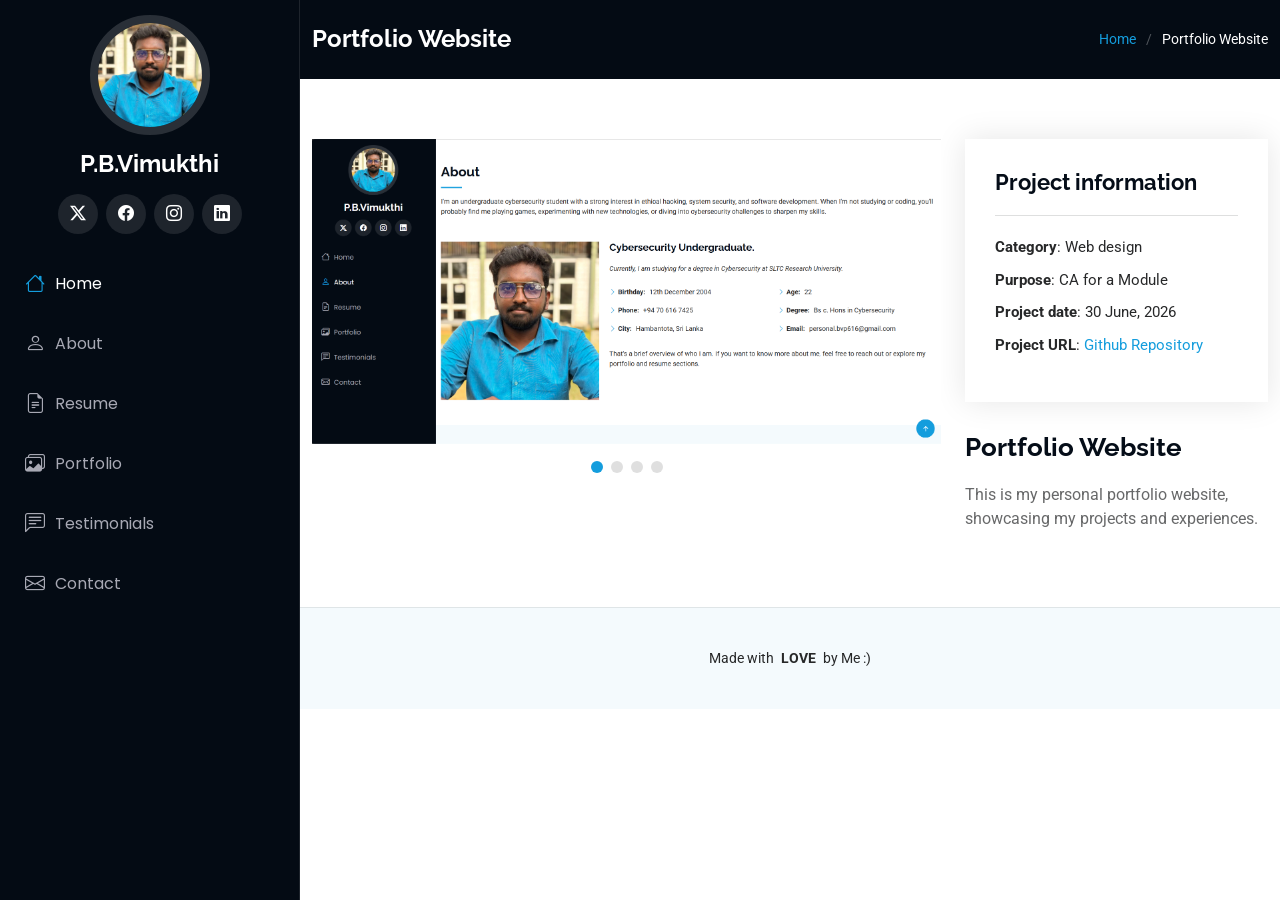
<file: web.html>
<!DOCTYPE html>
<html lang="en">

<head>
  <meta charset="utf-8">
  <meta content="width=device-width, initial-scale=1.0" name="viewport">
  <title>Portfolio Website</title>
  <meta content="" name="description">
  <meta content="" name="keywords">

  <!-- Favicons -->
  <link href="assets/img/favicon.png" rel="icon">
  <link href="assets/img/apple-touch-icon.png" rel="apple-touch-icon">

  <!-- Fonts -->
  <link href="https://fonts.googleapis.com" rel="preconnect">
  <link href="https://fonts.gstatic.com" rel="preconnect" crossorigin>
  <link href="https://fonts.googleapis.com/css2?family=Roboto:ital,wght@0,100;0,300;0,400;0,500;0,700;0,900;1,100;1,300;1,400;1,500;1,700;1,900&family=Poppins:ital,wght@0,100;0,200;0,300;0,400;0,500;0,600;0,700;0,800;0,900;1,100;1,200;1,300;1,400;1,500;1,600;1,700;1,800;1,900&family=Raleway:ital,wght@0,100;0,200;0,300;0,400;0,500;0,600;0,700;0,800;0,900;1,100;1,200;1,300;1,400;1,500;1,600;1,700;1,800;1,900&display=swap" rel="stylesheet">

  <!-- Vendor CSS Files -->
  <link href="assets/vendor/bootstrap/css/bootstrap.min.css" rel="stylesheet">
  <link href="assets/vendor/bootstrap-icons/bootstrap-icons.css" rel="stylesheet">
  <link href="assets/vendor/aos/aos.css" rel="stylesheet">
  <link href="assets/vendor/glightbox/css/glightbox.min.css" rel="stylesheet">
  <link href="assets/vendor/swiper/swiper-bundle.min.css" rel="stylesheet">

  <!-- Main CSS File -->
  <link href="assets/css/main.css" rel="stylesheet">

  
</head>

<body class="portfolio-details-page">

 <header id="header" class="header dark-background d-flex flex-column">
    <i class="header-toggle d-xl-none bi bi-list"></i>

    <div class="profile-img">
      <img src="assets/img/my-profile-img.jpg" alt="" class="img-fluid rounded-circle">
    </div>

    <a href="index.html" class="logo d-flex align-items-center justify-content-center">
      
      <h1 class="sitename">P.B.Vimukthi</h1>
    </a>

    <div class="social-links text-center">
      <a href="https://x.com/pbvimukthi" class="twitter"><i class="bi bi-twitter-x"></i></a>
      <a href="https://www.facebook.com/pbvimukthi" class="facebook"><i class="bi bi-facebook"></i></a>
      <a href="https://www.instagram.com/bhashitha_vimukthi" class="instagram"><i class="bi bi-instagram"></i></a>
      <a href="https://www.linkedin.com/in/pbvimukthi/" class="linkedin"><i class="bi bi-linkedin"></i></a>
    </div>

    <nav id="navmenu" class="navmenu">
      <ul>
        <li><a href="#hero" class="active"><i class="bi bi-house navicon"></i>Home</a></li>
        <li><a href="#about"><i class="bi bi-person navicon"></i> About</a></li>
        <li><a href="#resume"><i class="bi bi-file-earmark-text navicon"></i> Resume</a></li>
        <li><a href="#portfolio"><i class="bi bi-images navicon"></i> Portfolio</a></li>
        <li><a href="#testimonials"><i class="bi bi-chat-left-text navicon"></i> Testimonials</a></li>
        <li><a href="#contact"><i class="bi bi-envelope navicon"></i> Contact</a></li>
      </ul>
    </nav>

  </header>

  <main class="main">

    <!-- Page Title -->
    <div class="page-title dark-background">
      <div class="container d-lg-flex justify-content-between align-items-center">
        <h1 class="mb-2 mb-lg-0">Portfolio Website</h1>
        <nav class="breadcrumbs">
          <ol>
            <li><a href="index.html">Home</a></li>
            <li class="current">Portfolio Website</li>
          </ol>
        </nav>
      </div>
    </div><!-- End Page Title -->

    <!-- Portfolio Details Section -->
    <section id="portfolio-details" class="portfolio-details section">

      <div class="container" data-aos="fade-up" data-aos-delay="100">

        <div class="row gy-4">

          <div class="col-lg-8">
            <div class="portfolio-details-slider swiper init-swiper">

              <script type="application/json" class="swiper-config">
                {
                  "loop": true,
                  "speed": 600,
                  "autoplay": {
                    "delay": 5000
                  },
                  "slidesPerView": "auto",
                  "pagination": {
                    "el": ".swiper-pagination",
                    "type": "bullets",
                    "clickable": true
                  }
                }
              </script>

              <div class="swiper-wrapper align-items-center">

                <div class="swiper-slide">
                  <img src="assets/img/portfolio/web/1.png" alt="">
                </div>

                <div class="swiper-slide">
                  <img src="assets/img/portfolio/web/2.png" alt="">
                </div>

                <div class="swiper-slide">
                  <img src="assets/img/portfolio/web/3.png" alt="">
                </div>

                <div class="swiper-slide">
                  <img src="assets/img/portfolio/web/4.png" alt="">
                </div>

              </div>
              <div class="swiper-pagination"></div>
            </div>
          </div>

          <div class="col-lg-4">
            <div class="portfolio-info" data-aos="fade-up" data-aos-delay="200">
              <h3>Project information</h3>
              <ul>
                <li><strong>Category</strong>: Web design</li>
                <li><strong>Purpose</strong>: CA for a Module</li>
                <li><strong>Project date</strong>: 30 June, 2026</li>
                <li><strong>Project URL</strong>: <a href="https://github.com/pbvimukthi/portfolio" target="_blank">Github Repository</a></li>
              </ul>
            </div>
            <div class="portfolio-description" data-aos="fade-up" data-aos-delay="300">
              <h2>Portfolio Website</h2>
              <p>
                This is my personal portfolio website, showcasing my projects and experiences.
              </p>
            </div>
          </div>

        </div>

      </div>

    </section><!-- /Portfolio Details Section -->

  </main>

  <footer id="footer" class="footer position-relative light-background">

    <div class="container">
      <div class="copyright text-center ">
        <p><span>Made with</span> <strong class="px-1 sitename">LOVE</strong> <span>by Me :) </span></p>
      </div>
   
    </div>

  </footer>

  <!-- Scroll Top -->
  <a href="#" id="scroll-top" class="scroll-top d-flex align-items-center justify-content-center"><i class="bi bi-arrow-up-short"></i></a>

  <!-- Preloader -->
  <div id="preloader"></div>

  <!-- Vendor JS Files -->
  <script src="assets/vendor/bootstrap/js/bootstrap.bundle.min.js"></script>
  <script src="assets/vendor/php-email-form/validate.js"></script>
  <script src="assets/vendor/aos/aos.js"></script>
  <script src="assets/vendor/typed.js/typed.umd.js"></script>
  <script src="assets/vendor/purecounter/purecounter_vanilla.js"></script>
  <script src="assets/vendor/waypoints/noframework.waypoints.js"></script>
  <script src="assets/vendor/glightbox/js/glightbox.min.js"></script>
  <script src="assets/vendor/imagesloaded/imagesloaded.pkgd.min.js"></script>
  <script src="assets/vendor/isotope-layout/isotope.pkgd.min.js"></script>
  <script src="assets/vendor/swiper/swiper-bundle.min.js"></script>

  <!-- Main JS File -->
  <script src="assets/js/main.js"></script>

</body>

</html>
</file>
<file: assets/css/main.css>
/* Fonts */
:root {
  --default-font: "Roboto",  system-ui, -apple-system, "Segoe UI", Roboto, "Helvetica Neue", Arial, "Noto Sans", "Liberation Sans", sans-serif, "Apple Color Emoji", "Segoe UI Emoji", "Segoe UI Symbol", "Noto Color Emoji";
  --heading-font: "Raleway",  sans-serif;
  --nav-font: "Poppins",  sans-serif;
}

/* Global Colors - The following color variables are used throughout the website. Updating them here will change the color scheme of the entire website */
:root { 
  --background-color: #ffffff; /* Background color for the entire website, including individual sections */
  --default-color: #272829; /* Default color used for the majority of the text content across the entire website */
  --heading-color: #050d18; /* Color for headings, subheadings and title throughout the website */
  --accent-color: #149ddd; /* Accent color that represents your brand on the website. It's used for buttons, links, and other elements that need to stand out */
  --surface-color: #ffffff; /* The surface color is used as a background of boxed elements within sections, such as cards, icon boxes, or other elements that require a visual separation from the global background. */
  --contrast-color: #ffffff; /* Contrast color for text, ensuring readability against backgrounds of accent, heading, or default colors. */
}

/* Nav Menu Colors - The following color variables are used specifically for the navigation menu. They are separate from the global colors to allow for more customization options */
:root {
  --nav-color: #a8a9b4;  /* The default color of the main navmenu links */
  --nav-hover-color: #ffffff; /* Applied to main navmenu links when they are hovered over or active */
  --nav-mobile-background-color: #040b14; /* Used as the background color for mobile navigation menu */
  --nav-dropdown-background-color: #040b14; /* Used as the background color for dropdown items that appear when hovering over primary navigation items */
  --nav-dropdown-color: #a8a9b4; /* Used for navigation links of the dropdown items in the navigation menu. */
  --nav-dropdown-hover-color: #ffffff; /* Similar to --nav-hover-color, this color is applied to dropdown navigation links when they are hovered over. */
}

/* Color Presets - These classes override global colors when applied to any section or element, providing reuse of the sam color scheme. */

.light-background {
  --background-color: #f4fafd;
  --surface-color: #ffffff;
}

.dark-background {
  --background-color: #040b14;
  --default-color: #ffffff;
  --heading-color: #ffffff;
  --surface-color: #151f2b;
  --contrast-color: #ffffff;
}

/* Smooth scroll */
:root {
  scroll-behavior: smooth;
}

/*--------------------------------------------------------------
# General Styling & Shared Classes
--------------------------------------------------------------*/
body {
  color: var(--default-color);
  background-color: var(--background-color);
  font-family: var(--default-font);
}

a {
  color: var(--accent-color);
  text-decoration: none;
  transition: 0.3s;
}

a:hover {
  color: color-mix(in srgb, var(--accent-color), transparent 25%);
  text-decoration: none;
}

h1,
h2,
h3,
h4,
h5,
h6 {
  color: var(--heading-color);
  font-family: var(--heading-font);
}

/* PHP Email Form Messages
------------------------------*/
.php-email-form .error-message {
  display: none;
  background: #df1529;
  color: #ffffff;
  text-align: left;
  padding: 15px;
  margin-bottom: 24px;
  font-weight: 600;
}

.php-email-form .sent-message {
  display: none;
  color: #ffffff;
  background: #059652;
  text-align: center;
  padding: 15px;
  margin-bottom: 24px;
  font-weight: 600;
}

.php-email-form .loading {
  display: none;
  background: var(--surface-color);
  text-align: center;
  padding: 15px;
  margin-bottom: 24px;
}

.php-email-form .loading:before {
  content: "";
  display: inline-block;
  border-radius: 50%;
  width: 24px;
  height: 24px;
  margin: 0 10px -6px 0;
  border: 3px solid var(--accent-color);
  border-top-color: var(--surface-color);
  animation: php-email-form-loading 1s linear infinite;
}

@keyframes php-email-form-loading {
  0% {
    transform: rotate(0deg);
  }

  100% {
    transform: rotate(360deg);
  }
}

/*--------------------------------------------------------------
# Global Header
--------------------------------------------------------------*/
.header {
  color: var(--default-color);
  background-color: var(--background-color);
  position: fixed;
  top: 0;
  left: 0;
  bottom: 0;
  padding: 0 15px;
  width: 300px;
  transition: all ease-in-out 0.3s;
  overflow-y: auto;
  z-index: 997;
  border-right: 1px solid color-mix(in srgb, var(--default-color), transparent 90%);
}

.header .profile-img img {
  margin: 15px auto;
  display: block;
  width: 120px;
  border: 8px solid color-mix(in srgb, var(--default-color), transparent 85%);
}

.header .logo {
  line-height: 1;
  margin-bottom: 15px;
}

.header .logo img {
  max-height: 32px;
  margin-right: 8px;
}

.header .logo h1 {
  font-size: 24px;
  margin: 0;
  font-weight: 700;
  color: var(--heading-color);
}

.header .social-links {
  margin: 0 0 20px 0;
}

.header .social-links a {
  font-size: 16px;
  display: inline-flex;
  align-items: center;
  justify-content: center;
  background: color-mix(in srgb, var(--default-color), transparent 90%);
  color: var(--default-color);
  margin: 0 2px;
  border-radius: 50%;
  text-align: center;
  width: 40px;
  height: 40px;
  transition: 0.3s;
}

.header .social-links a:hover {
  color: var(--contrast-color);
  background: var(--accent-color);
}

@media (min-width: 1200px) {

  .header~main,
  .header~#footer {
    margin-left: 300px;
  }
}

@media (max-width: 1199px) {
  .header {
    left: -100%;
  }
}

.header.header-show {
  left: 0;
}

.header .header-toggle {
  color: var(--contrast-color);
  background-color: var(--accent-color);
  font-size: 22px;
  display: flex;
  align-items: center;
  justify-content: center;
  width: 40px;
  height: 40px;
  border-radius: 50%;
  cursor: pointer;
  position: fixed;
  top: 15px;
  right: 15px;
  z-index: 9999;
  transition: background-color 0.3s;
}

.header .header-toggle:hover {
  color: var(--contrast-color);
  background-color: color-mix(in srgb, var(--accent-color) 90%, white 15%);
}

/*--------------------------------------------------------------
# Navigation Menu
--------------------------------------------------------------*/
.mobile-nav-toggle {
  display: none;
}

.navmenu {
  padding: 0;
  z-index: 9997;
}

.navmenu ul {
  list-style: none;
  padding: 0 0 20px 0;
  margin: 0;
}

.navmenu a,
.navmenu a:focus {
  color: var(--nav-color);
  padding: 15px 10px;
  font-family: var(--nav-font);
  font-size: 16px;
  font-weight: 400;
  display: flex;
  align-items: center;
  white-space: nowrap;
  transition: 0.3s;
  width: 100%;
}

.navmenu a .navicon,
.navmenu a:focus .navicon {
  font-size: 20px;
  margin-right: 10px;
}

.navmenu a .toggle-dropdown,
.navmenu a:focus .toggle-dropdown {
  font-size: 12px;
  line-height: 0;
  margin-left: auto;
  width: 30px;
  height: 30px;
  display: flex;
  align-items: center;
  justify-content: center;
  border-radius: 50%;
  transition: 0.3s;
  flex-shrink: 0;
  background-color: color-mix(in srgb, var(--accent-color), transparent 90%);
}

.navmenu a .toggle-dropdown:hover,
.navmenu a:focus .toggle-dropdown:hover {
  background-color: var(--accent-color);
  color: var(--contrast-color);
}

.navmenu a:hover,
.navmenu .active,
.navmenu .active:focus {
  color: var(--nav-hover-color);
}

.navmenu a:hover .navicon,
.navmenu .active .navicon,
.navmenu .active:focus .navicon {
  color: var(--accent-color);
}

.navmenu .active .toggle-dropdown,
.navmenu .active:focus .toggle-dropdown {
  background-color: var(--accent-color);
  color: var(--contrast-color);
  transform: rotate(180deg);
}

.navmenu .dropdown {
  display: block;
}

.navmenu .dropdown a,
.navmenu .dropdown a:focus {
  color: --nav-dropdown-color;
}

.navmenu .dropdown a:hover,
.navmenu .dropdown .active,
.navmenu .dropdown .active:focus {
  color: var(--nav-dropdown-hover-color);
}

.navmenu .dropdown ul {
  position: static;
  display: none;
  z-index: 99;
  padding: 5px 10px;
  margin: 5px 10px;
  background-color: var(--nav-dropdown-background-color);
  border: 1px solid color-mix(in srgb, var(--default-color), transparent 90%);
  box-shadow: none;
  transition: all 0.5s ease-in-out;
}

.navmenu .dropdown ul ul {
  background-color: rgba(33, 37, 41, 0.1);
}

.navmenu .dropdown>.dropdown-active {
  display: block;
  background-color: rgba(33, 37, 41, 0.03);
}

/*--------------------------------------------------------------
# Global Footer
--------------------------------------------------------------*/
.footer {
  color: var(--default-color);
  background-color: var(--background-color);
  font-size: 14px;
  padding: 40px 0;
  position: relative;
  border-top: 1px solid color-mix(in srgb, var(--default-color), transparent 90%);
}

.footer .copyright p {
  margin-bottom: 0;
}

.footer .credits {
  margin-top: 4px;
  font-size: 13px;
  text-align: center;
}

/*--------------------------------------------------------------
# Preloader
--------------------------------------------------------------*/
#preloader {
  position: fixed;
  inset: 0;
  z-index: 999999;
  overflow: hidden;
  background: var(--background-color);
  transition: all 0.6s ease-out;
}

#preloader:before {
  content: "";
  position: fixed;
  top: calc(50% - 30px);
  left: calc(50% - 30px);
  border: 6px solid #ffffff;
  border-color: var(--accent-color) transparent var(--accent-color) transparent;
  border-radius: 50%;
  width: 60px;
  height: 60px;
  animation: animate-preloader 1.5s linear infinite;
}

@keyframes animate-preloader {
  0% {
    transform: rotate(0deg);
  }

  100% {
    transform: rotate(360deg);
  }
}

/*--------------------------------------------------------------
# Scroll Top Button
--------------------------------------------------------------*/
.scroll-top {
  position: fixed;
  visibility: hidden;
  opacity: 0;
  right: 15px;
  bottom: -15px;
  z-index: 99999;
  background-color: var(--accent-color);
  width: 44px;
  height: 44px;
  border-radius: 50px;
  transition: all 0.4s;
}

.scroll-top i {
  font-size: 24px;
  color: var(--contrast-color);
  line-height: 0;
}

.scroll-top:hover {
  background-color: color-mix(in srgb, var(--accent-color), transparent 20%);
  color: var(--contrast-color);
}

.scroll-top.active {
  visibility: visible;
  opacity: 1;
  bottom: 15px;
}

/*--------------------------------------------------------------
# Disable aos animation delay on mobile devices
--------------------------------------------------------------*/
@media screen and (max-width: 768px) {
  [data-aos-delay] {
    transition-delay: 0 !important;
  }
}

/*--------------------------------------------------------------
# Global Page Titles & Breadcrumbs
--------------------------------------------------------------*/
.page-title {
  color: var(--default-color);
  background-color: var(--background-color);
  padding: 25px 0;
  position: relative;
}

.page-title h1 {
  font-size: 24px;
  font-weight: 700;
}

.page-title .breadcrumbs ol {
  display: flex;
  flex-wrap: wrap;
  list-style: none;
  padding: 0;
  margin: 0;
  font-size: 14px;
  font-weight: 400;
}

.page-title .breadcrumbs ol li+li {
  padding-left: 10px;
}

.page-title .breadcrumbs ol li+li::before {
  content: "/";
  display: inline-block;
  padding-right: 10px;
  color: color-mix(in srgb, var(--default-color), transparent 70%);
}

/*--------------------------------------------------------------
# Global Sections
--------------------------------------------------------------*/
section,
.section {
  color: var(--default-color);
  background-color: var(--background-color);
  padding: 60px 0;
  overflow: clip;
}

/*--------------------------------------------------------------
# Global Section Titles
--------------------------------------------------------------*/
.section-title {
  padding-bottom: 60px;
  position: relative;
}

.section-title h2 {
  font-size: 32px;
  font-weight: 700;
  margin-bottom: 20px;
  padding-bottom: 20px;
  position: relative;
}

.section-title h2:after {
  content: "";
  position: absolute;
  display: block;
  width: 50px;
  height: 3px;
  background: var(--accent-color);
  left: 0;
  bottom: 0;
}

.section-title p {
  margin-bottom: 0;
}

/*--------------------------------------------------------------
# Hero Section
--------------------------------------------------------------*/
.hero {
  width: 100%;
  min-height: 100vh;
  position: relative;
  padding: 80px 0;
  display: flex;
  align-items: center;
  justify-content: center;
}

.hero img {
  position: absolute;
  inset: 0;
  display: block;
  width: 100%;
  height: 100%;
  object-fit: cover;
  z-index: 1;
}

.hero:before {
  content: "";
  background: color-mix(in srgb, var(--background-color), transparent 70%);
  position: absolute;
  inset: 0;
  z-index: 2;
}

.hero .container {
  position: relative;
  z-index: 3;
}

.hero h2 {
  margin: 0;
  font-size: 64px;
  font-weight: 700;
}

.hero p {
  margin: 5px 0 0 0;
  font-size: 26px;
}

.hero p span {
  letter-spacing: 1px;
  border-bottom: 2px solid var(--accent-color);
}

.hero .social-links {
  margin-top: 25px;
}

.hero .social-links a {
  font-size: 24px;
  display: inline-block;
  color: color-mix(in srgb, var(--default-color), transparent 50%);
  line-height: 1;
  margin-right: 20px;
  transition: 0.3s;
}

.hero .social-links a:hover {
  color: var(--accent-color);
}

@media (max-width: 768px) {
  .hero h2 {
    font-size: 32px;
  }

  .hero p {
    font-size: 20px;
  }
}

/*--------------------------------------------------------------
# About Section
--------------------------------------------------------------*/
.about .content h2 {
  font-weight: 700;
  font-size: 24px;
}

.about .content ul {
  list-style: none;
  padding: 0;
}

.about .content ul li {
  margin-bottom: 20px;
  display: flex;
  align-items: center;
}

.about .content ul strong {
  margin-right: 10px;
}

.about .content ul i {
  font-size: 16px;
  margin-right: 5px;
  color: var(--accent-color);
  line-height: 0;
}

/*--------------------------------------------------------------
# Stats Section
--------------------------------------------------------------*/
.stats .stats-item {
  padding: 30px;
  width: 100%;
}

.stats .stats-item i {
  color: var(--accent-color);
  display: block;
  font-size: 44px;
  float: left;
  line-height: 0;
}

.stats .stats-item .purecounter {
  color: var(--heading-color);
  font-size: 48px;
  line-height: 40px;
  display: block;
  font-weight: 700;
  margin-left: 60px;
}

.stats .stats-item p {
  color: color-mix(in srgb, var(--default-color), transparent 40%);
  padding: 15px 0 0 0;
  margin: 0 0 0 60px;
  font-family: var(--heading-font);
  font-size: 14px;
}

/*--------------------------------------------------------------
# Skills Section
--------------------------------------------------------------*/
.skills .progress {
  height: 60px;
  display: block;
  background: none;
  border-radius: 0;
}

.skills .progress .skill {
  color: var(--heading-color);
  padding: 0;
  margin: 0 0 6px 0;
  text-transform: uppercase;
  display: block;
  font-weight: 600;
  font-family: var(--heading-font);
}

.skills .progress .skill .val {
  float: right;
  font-style: normal;
}

.skills .progress-bar-wrap {
  background: color-mix(in srgb, var(--default-color), transparent 90%);
  height: 10px;
}

.skills .progress-bar {
  width: 1px;
  height: 10px;
  transition: 0.9s;
  background-color: var(--accent-color);
}

/*--------------------------------------------------------------
# Resume Section
--------------------------------------------------------------*/
.resume .resume-title {
  color: var(--heading-color);
  font-size: 26px;
  font-weight: 700;
  margin-top: 20px;
  margin-bottom: 20px;
}

.resume .resume-item {
  padding: 0 0 20px 20px;
  margin-top: -2px;
  border-left: 2px solid var(--accent-color);
  position: relative;
}

.resume .resume-item h4 {
  line-height: 18px;
  font-size: 18px;
  font-weight: 600;
  text-transform: uppercase;
  color: color-mix(in srgb, var(--default-color), transparent 20%);
  margin-bottom: 10px;
}

.resume .resume-item h5 {
  font-size: 16px;
  padding: 5px 15px;
  display: inline-block;
  font-weight: 600;
  margin-bottom: 10px;
}

.resume .resume-item ul {
  padding-left: 20px;
}

.resume .resume-item ul li {
  padding-bottom: 10px;
}

.resume .resume-item:last-child {
  padding-bottom: 0;
}

.resume .resume-item::before {
  content: "";
  position: absolute;
  width: 16px;
  height: 16px;
  border-radius: 50px;
  left: -9px;
  top: 0;
  background: var(--background-color);
  border: 2px solid var(--accent-color);
}

/*--------------------------------------------------------------
# Portfolio Section
--------------------------------------------------------------*/
.portfolio .portfolio-filters {
  padding: 0;
  margin: 0 auto 20px auto;
  list-style: none;
  text-align: center;
}

.portfolio .portfolio-filters li {
  cursor: pointer;
  display: inline-block;
  padding: 0;
  font-size: 14px;
  font-weight: 400;
  margin: 0 10px;
  line-height: 1;
  text-transform: uppercase;
  margin-bottom: 10px;
  transition: all 0.3s ease-in-out;
}

.portfolio .portfolio-filters li:hover,
.portfolio .portfolio-filters li.filter-active {
  color: var(--accent-color);
}

.portfolio .portfolio-filters li:first-child {
  margin-left: 0;
}

.portfolio .portfolio-filters li:last-child {
  margin-right: 0;
}

@media (max-width: 575px) {
  .portfolio .portfolio-filters li {
    font-size: 14px;
    margin: 0 5px;
  }
}

.portfolio .portfolio-content {
  position: relative;
  overflow: hidden;
}

.portfolio .portfolio-content img {
  transition: 0.3s;
}

.portfolio .portfolio-content .portfolio-info {
  opacity: 0;
  position: absolute;
  inset: 0;
  z-index: 3;
  transition: all ease-in-out 0.3s;
  background: rgba(0, 0, 0, 0.6);
  padding: 15px;
}

.portfolio .portfolio-content .portfolio-info h4 {
  font-size: 14px;
  padding: 5px 10px;
  font-weight: 400;
  color: #ffffff;
  display: inline-block;
  background-color: var(--accent-color);
}

.portfolio .portfolio-content .portfolio-info p {
  position: absolute;
  bottom: 10px;
  text-align: center;
  display: inline-block;
  left: 0;
  right: 0;
  font-size: 16px;
  font-weight: 600;
  color: rgba(255, 255, 255, 0.8);
}

.portfolio .portfolio-content .portfolio-info .preview-link,
.portfolio .portfolio-content .portfolio-info .details-link {
  position: absolute;
  left: calc(50% - 40px);
  font-size: 26px;
  top: calc(50% - 14px);
  color: #fff;
  transition: 0.3s;
  line-height: 1.2;
}

.portfolio .portfolio-content .portfolio-info .preview-link:hover,
.portfolio .portfolio-content .portfolio-info .details-link:hover {
  color: var(--accent-color);
}

.portfolio .portfolio-content .portfolio-info .details-link {
  left: 50%;
  font-size: 34px;
  line-height: 0;
}

.portfolio .portfolio-content:hover .portfolio-info {
  opacity: 1;
}

.portfolio .portfolio-content:hover img {
  transform: scale(1.1);
}

/*--------------------------------------------------------------
# Services Section
--------------------------------------------------------------*/
.services .service-item {
  position: relative;
}

.services .service-item .icon {
  background: var(--accent-color);
  display: flex;
  align-items: center;
  justify-content: center;
  width: 54px;
  height: 54px;
  border-radius: 50%;
  transition: 0.5s;
  border: 1px solid var(--accent-color);
  margin-right: 20px;
}

.services .service-item .icon i {
  color: var(--contrast-color);
  font-size: 24px;
  line-height: 0;
}

.services .service-item:hover .icon {
  background: var(--surface-color);
}

.services .service-item:hover .icon i {
  color: var(--accent-color);
}

.services .service-item .title {
  font-weight: 700;
  margin-bottom: 15px;
  font-size: 18px;
}

.services .service-item .title a {
  color: var(--heading-color);
}

.services .service-item .title a:hover {
  color: var(--accent-color);
}

.services .service-item .description {
  line-height: 24px;
  font-size: 14px;
}

/*--------------------------------------------------------------
# Testimonials Section
--------------------------------------------------------------*/
.testimonials .testimonials-carousel,
.testimonials .testimonials-slider {
  overflow: hidden;
}

.testimonials .testimonial-item {
  box-sizing: content-box;
  text-align: center;
  min-height: 320px;
}

.testimonials .testimonial-item .testimonial-img {
  width: 90px;
  border-radius: 50%;
  margin: 0 auto;
}

.testimonials .testimonial-item h3 {
  font-size: 18px;
  font-weight: bold;
  margin: 10px 0 5px 0;
}

.testimonials .testimonial-item h4 {
  font-size: 14px;
  color: color-mix(in srgb, var(--default-color), transparent 20%);
  margin: 0;
}

.testimonials .testimonial-item .quote-icon-left,
.testimonials .testimonial-item .quote-icon-right {
  color: color-mix(in srgb, var(--accent-color), transparent 40%);
  font-size: 26px;
  line-height: 0;
}

.testimonials .testimonial-item .quote-icon-left {
  display: inline-block;
  left: -5px;
  position: relative;
}

.testimonials .testimonial-item .quote-icon-right {
  display: inline-block;
  right: -5px;
  position: relative;
  top: 10px;
  transform: scale(-1, -1);
}

.testimonials .testimonial-item p {
  font-style: italic;
  margin: 0 15px 15px 15px;
  padding: 20px;
  background-color: var(--surface-color);
  position: relative;
  margin-bottom: 35px;
  border-radius: 6px;
  box-shadow: 0px 2px 15px rgba(0, 0, 0, 0.1);
}

.testimonials .testimonial-item p::after {
  content: "";
  width: 0;
  height: 0;
  border-top: 20px solid var(--surface-color);
  border-right: 20px solid transparent;
  border-left: 20px solid transparent;
  position: absolute;
  bottom: -20px;
  left: calc(50% - 20px);
}

.testimonials .swiper-wrapper {
  height: auto;
}

.testimonials .swiper-pagination {
  margin-top: 40px;
  position: relative;
}

.testimonials .swiper-pagination .swiper-pagination-bullet {
  width: 12px;
  height: 12px;
  background-color: var(--background-color);
  opacity: 1;
  border: 1px solid var(--accent-color);
}

.testimonials .swiper-pagination .swiper-pagination-bullet-active {
  background-color: var(--accent-color);
}

/*--------------------------------------------------------------
# Contact Section
--------------------------------------------------------------*/
.contact .info-wrap {
  background-color: var(--surface-color);
  box-shadow: 0px 0px 20px rgba(0, 0, 0, 0.1);
  padding: 30px;
}

@media (max-width: 575px) {
  .contact .info-wrap {
    padding: 20px;
  }
}

.contact .info-item {
  margin-bottom: 40px;
}

.contact .info-item i {
  font-size: 20px;
  color: var(--accent-color);
  background: color-mix(in srgb, var(--accent-color), transparent 92%);
  width: 44px;
  height: 44px;
  display: flex;
  justify-content: center;
  align-items: center;
  border-radius: 50px;
  transition: all 0.3s ease-in-out;
  margin-right: 15px;
}

.contact .info-item h3 {
  padding: 0;
  font-size: 18px;
  font-weight: 700;
  margin-bottom: 5px;
}

.contact .info-item p {
  padding: 0;
  margin-bottom: 0;
  font-size: 14px;
}

.contact .info-item:hover i {
  background: var(--accent-color);
  color: var(--contrast-color);
}

.contact .php-email-form {
  background-color: var(--surface-color);
  height: 100%;
  padding: 30px;
  box-shadow: 0px 0px 20px rgba(0, 0, 0, 0.1);
}

@media (max-width: 575px) {
  .contact .php-email-form {
    padding: 20px;
  }
}

.contact .php-email-form input[type=text],
.contact .php-email-form input[type=email],
.contact .php-email-form textarea {
  font-size: 14px;
  padding: 10px 15px;
  box-shadow: none;
  border-radius: 0;
  color: var(--default-color);
  background-color: var(--surface-color);
  border-color: color-mix(in srgb, var(--default-color), transparent 80%);
}

.contact .php-email-form input[type=text]:focus,
.contact .php-email-form input[type=email]:focus,
.contact .php-email-form textarea:focus {
  border-color: var(--accent-color);
}

.contact .php-email-form input[type=text]::placeholder,
.contact .php-email-form input[type=email]::placeholder,
.contact .php-email-form textarea::placeholder {
  color: color-mix(in srgb, var(--default-color), transparent 70%);
}

.contact .php-email-form button[type=submit] {
  color: var(--contrast-color);
  background: var(--accent-color);
  border: 0;
  padding: 10px 30px;
  transition: 0.4s;
  border-radius: 50px;
}

.contact .php-email-form button[type=submit]:hover {
  background: color-mix(in srgb, var(--accent-color), transparent 25%);
}

/*--------------------------------------------------------------
# Portfolio Details Section
--------------------------------------------------------------*/
.portfolio-details .portfolio-details-slider img {
  width: 100%;
}

.portfolio-details .portfolio-details-slider .swiper-pagination {
  margin-top: 20px;
  position: relative;
}

.portfolio-details .portfolio-details-slider .swiper-pagination .swiper-pagination-bullet {
  width: 12px;
  height: 12px;
  background-color: color-mix(in srgb, var(--default-color), transparent 85%);
  opacity: 1;
}

.portfolio-details .portfolio-details-slider .swiper-pagination .swiper-pagination-bullet-active {
  background-color: var(--accent-color);
}

.portfolio-details .portfolio-info {
  padding: 30px;
  box-shadow: 0px 0 30px rgba(0, 0, 0, 0.1);
}

.portfolio-details .portfolio-info h3 {
  font-size: 22px;
  font-weight: 700;
  margin-bottom: 20px;
  padding-bottom: 20px;
  border-bottom: 1px solid color-mix(in srgb, var(--default-color), transparent 85%);
}

.portfolio-details .portfolio-info ul {
  list-style: none;
  padding: 0;
  font-size: 15px;
}

.portfolio-details .portfolio-info ul li+li {
  margin-top: 10px;
}

.portfolio-details .portfolio-description {
  padding-top: 30px;
}

.portfolio-details .portfolio-description h2 {
  font-size: 26px;
  font-weight: 700;
  margin-bottom: 20px;
}

.portfolio-details .portfolio-description p {
  padding: 0;
  color: color-mix(in srgb, var(--default-color), transparent 30%);
}

/*--------------------------------------------------------------
# Service Details Section
--------------------------------------------------------------*/
.service-details .services-list {
  padding: 10px 30px;
  border: 1px solid color-mix(in srgb, var(--default-color), transparent 90%);
  margin-bottom: 20px;
}

.service-details .services-list a {
  display: block;
  line-height: 1;
  padding: 8px 0 8px 15px;
  border-left: 3px solid color-mix(in srgb, var(--default-color), transparent 70%);
  margin: 20px 0;
  color: color-mix(in srgb, var(--default-color), transparent 20%);
  transition: 0.3s;
}

.service-details .services-list a.active {
  color: var(--heading-color);
  font-weight: 700;
  border-color: var(--accent-color);
}

.service-details .services-list a:hover {
  border-color: var(--accent-color);
}

.service-details .services-img {
  margin-bottom: 20px;
}

.service-details h3 {
  font-size: 26px;
  font-weight: 700;
}

.service-details h4 {
  font-size: 20px;
  font-weight: 700;
}

.service-details p {
  font-size: 15px;
}

.service-details ul {
  list-style: none;
  padding: 0;
  font-size: 15px;
}

.service-details ul li {
  padding: 5px 0;
  display: flex;
  align-items: center;
}

.service-details ul i {
  font-size: 20px;
  margin-right: 8px;
  color: var(--accent-color);
}
</file>
